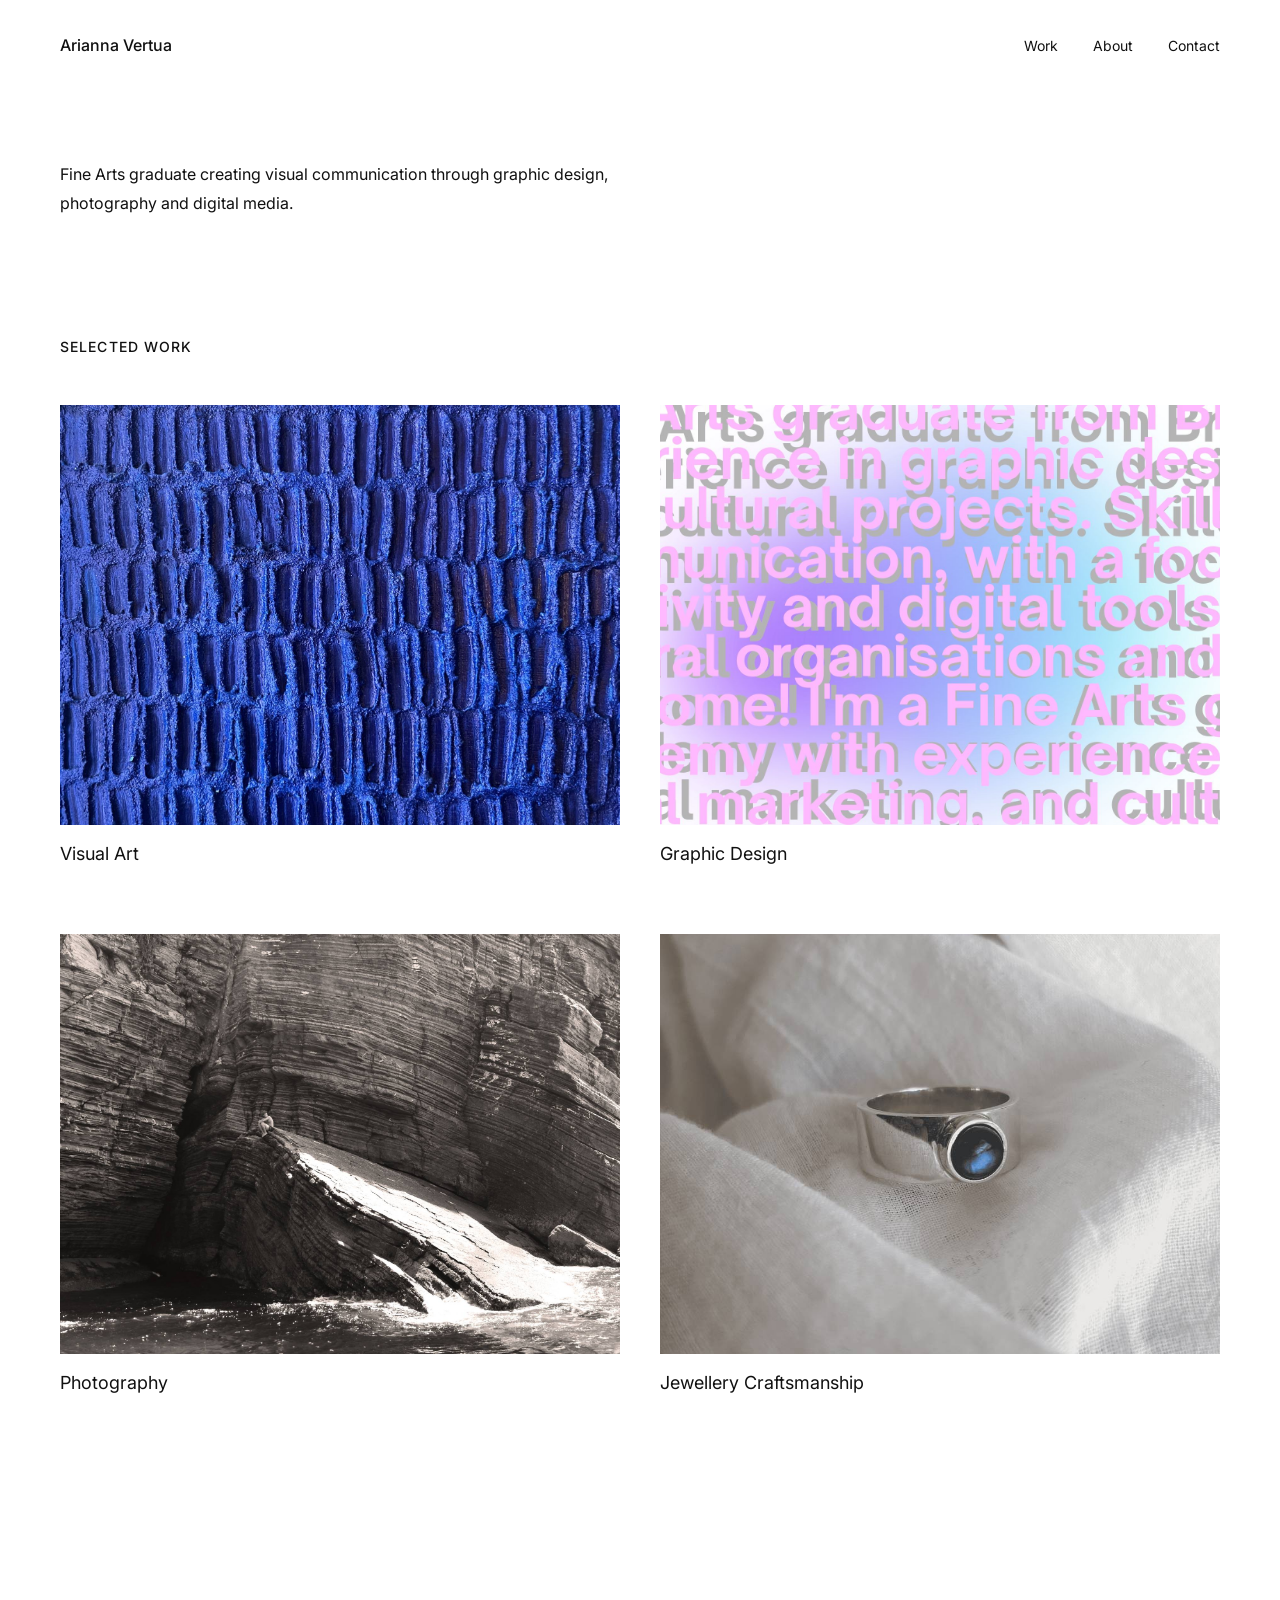
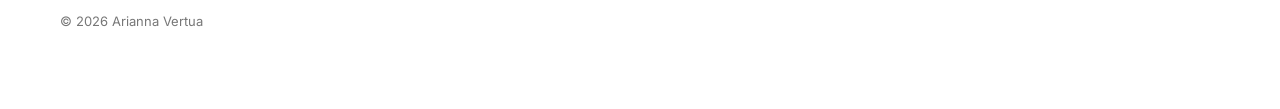
<file: index.html>
<!DOCTYPE html>
<html lang="en">

<head>

    <meta charset="UTF-8">
    <meta name="viewport" content="width=device-width, initial-scale=1.0">

    <title>Arianna Vertua</title>

    <link rel="stylesheet" href="assets/css/style.css">


    <link rel="preconnect" href="https://fonts.googleapis.com">
    <link rel="preconnect" href="https://fonts.gstatic.com" crossorigin>

    <link href="https://fonts.googleapis.com/css2?family=Inter:wght@400;500&display=swap" rel="stylesheet">

</head>

<script src="./assets/js/script.js"></script>

<body>


<header>

    <nav>

        <a class="logo" href="index.html">
            Arianna Vertua
        </a>


        <div class="menu">

            <a href="index.html">
                Work
            </a>

            <a href="about.html">
                About
            </a>

            <a href="contact.html">
                Contact
            </a>

        </div>

    </nav>

</header>




<main>


<section class="hero">


<p>
Fine Arts graduate creating visual communication through graphic design,
photography and digital media.
</p>

</section>





<section class="selected-work">


<h2>
    Selected Work
</h2>



<div class="projects-grid">



<!-- VISUAL ART -->

<a class="project" href="work/visual-art.html">

    <div class="placeholder">

        <img src="./assets/images/visual-art/visual-art-cover.jpg" alt="Visual Art">

    </div>

    <h3>
        Visual Art
    </h3>

</a>





<!-- GRAPHIC DESIGN -->

<a class="project" href="work/graphic-design.html">

    <div class="placeholder">

        <img src="./assets/images/graphic-design/graphic-design-cover.jpg" alt="Graphic Design">

    </div>

    <h3>
        Graphic Design
    </h3>

</a>





<!-- PHOTOGRAPHY -->

<a class="project" href="work/photography.html">

    <div class="placeholder">

        <img src="./assets/images/photography/photography-cover.jpg" alt="Photography">

    </div>

    <h3>
        Photography
    </h3>

</a>





<!-- JEWELLRY -->

<a class="project" href="work/jewellery-craftsmanship.html">

    <div class="placeholder">

        <img src="./assets/images/jewellery/jewellry-cover.jpg" alt="Jewellery Craftsmanship">

    </div>

    <h3>
        Jewellery Craftsmanship
    </h3>

</a>


</div>


</section>


</main>



<script src="assets/js/script.js"></script>
<footer>
    <p>© 2026 Arianna Vertua</p>
</footer>

</body>


</html>
</file>
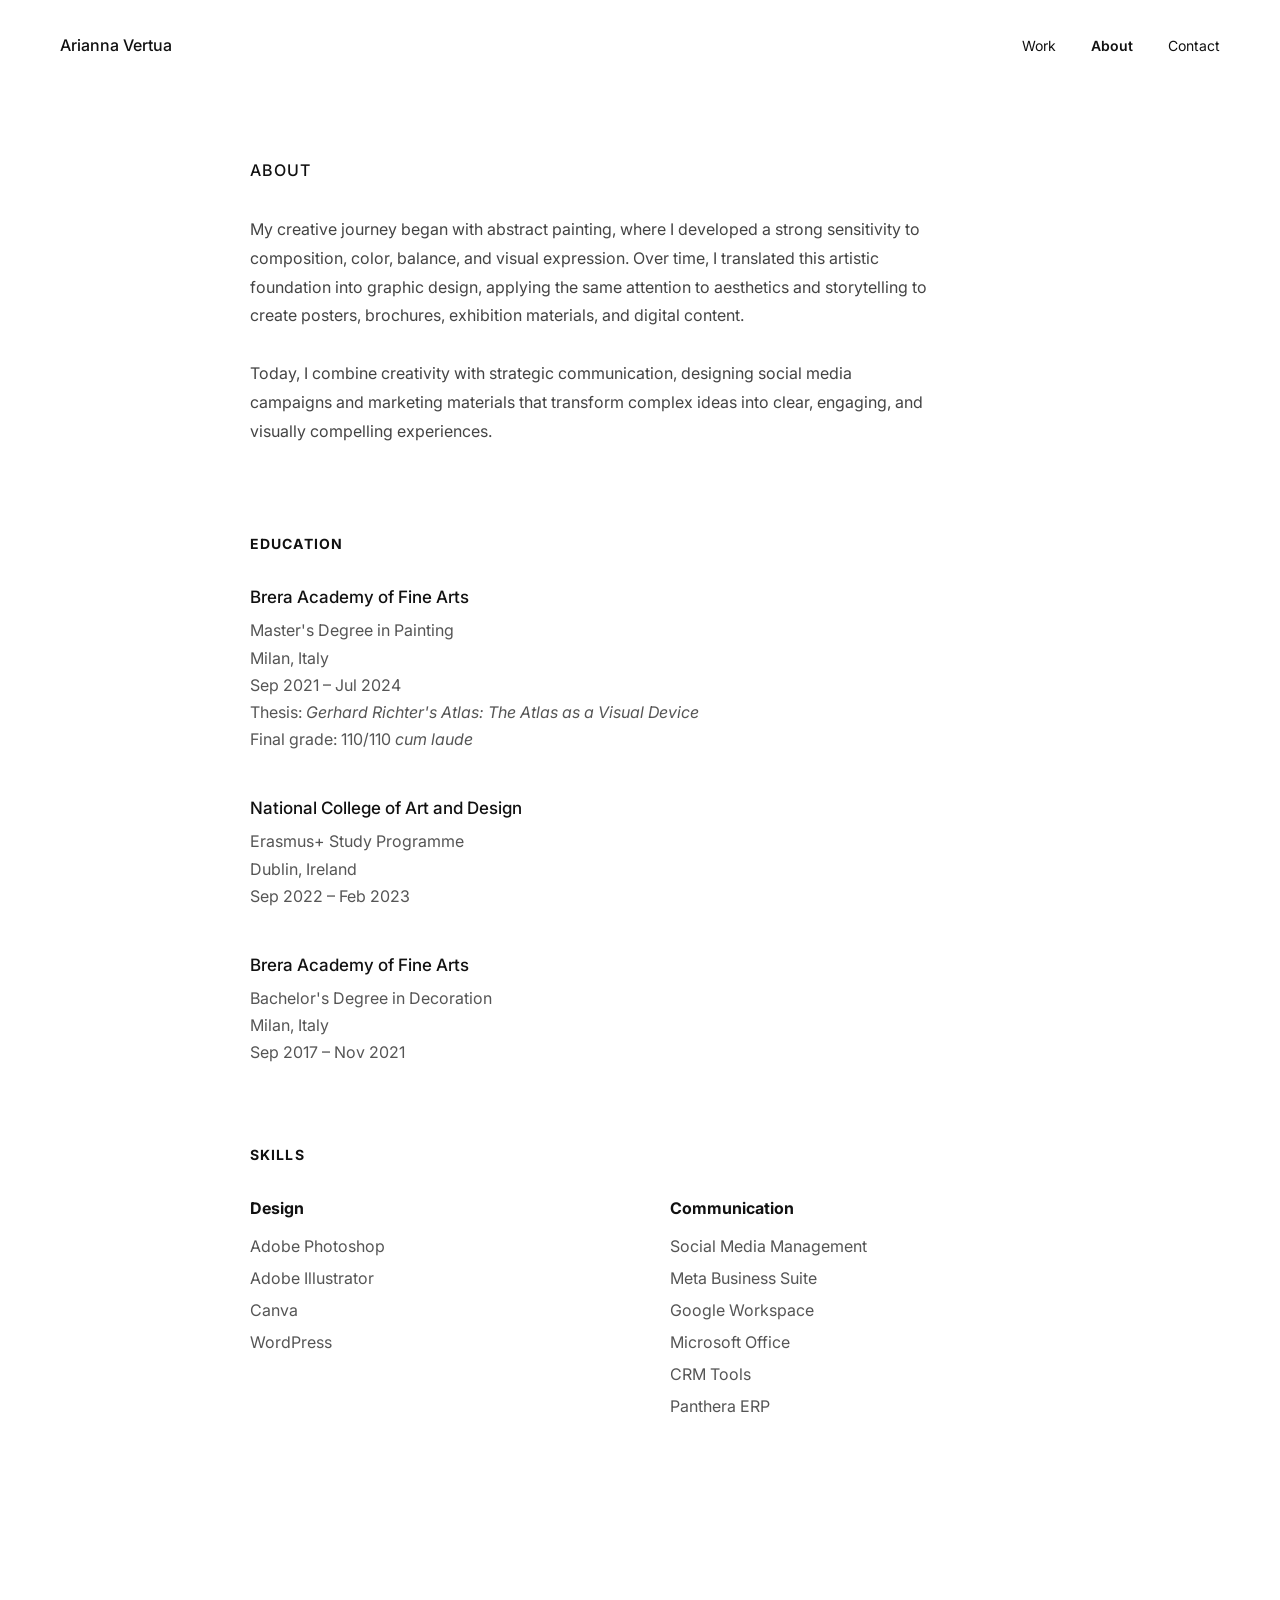
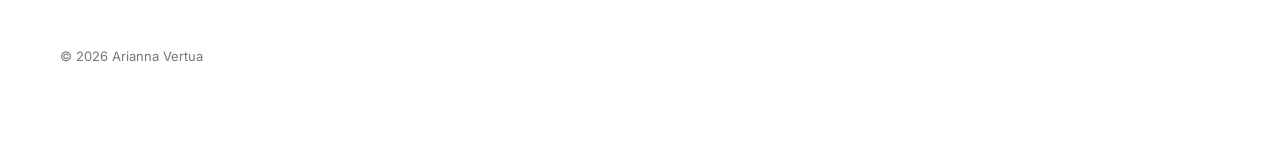
<file: about.html>
<!DOCTYPE html>
<html lang="en">

<head>

    <meta charset="UTF-8">
    <meta name="viewport" content="width=device-width, initial-scale=1.0">

    <title>About | Arianna Vertua</title>

    <link rel="stylesheet" href="assets/css/style.css">

    <link rel="preconnect" href="https://fonts.googleapis.com">
    <link rel="preconnect" href="https://fonts.gstatic.com" crossorigin>

    <link href="https://fonts.googleapis.com/css2?family=Inter:wght@400;500;600&display=swap" rel="stylesheet">

</head>

<div id="lightbox" class="lightbox">

    <span class="close">&times;</span>

    <img class="lightbox-image">

</div>

<script src="../assets/js/script.js"></script>

<body>

<header>

    <nav>

        <a class="logo" href="index.html">
            Arianna Vertua
        </a>

        <div class="menu">

            <a href="index.html">Work</a>

            <a href="about.html" class="active">About</a>

            <a href="contact.html">Contact</a>

        </div>

    </nav>

</header>


<main class="about-page">

<section class="about-intro">

<h1>About</h1>

<p>

My creative journey began with abstract painting, where I developed a strong sensitivity to composition, color, balance, and visual expression. Over time, I translated this artistic foundation into graphic design, applying the same attention to aesthetics and storytelling to create posters, brochures, exhibition materials, and digital content.

<br><br>

Today, I combine creativity with strategic communication, designing social media campaigns and marketing materials that transform complex ideas into clear, engaging, and visually compelling experiences.

</p>

</section>



<section class="about-section">

<h2>Education</h2>

<div class="item">

<h3>Brera Academy of Fine Arts</h3>

<p>
Master's Degree in Painting<br>
Milan, Italy<br>
Sep 2021 – Jul 2024
</p>

<p>
Thesis: <em>Gerhard Richter's Atlas: The Atlas as a Visual Device</em><br>
Final grade: 110/110 <em>cum laude</em>
</p>

</div>



<div class="item">

<h3>National College of Art and Design</h3>

<p>
Erasmus+ Study Programme<br>
Dublin, Ireland<br>
Sep 2022 – Feb 2023
</p>

</div>



<div class="item">

<h3>Brera Academy of Fine Arts</h3>

<p>
Bachelor's Degree in Decoration<br>
Milan, Italy<br>
Sep 2017 – Nov 2021
</p>

</div>

</section>




<section class="about-section">

<h2>Skills</h2>

<div class="skills-grid">

<div>

<h3>Design</h3>

<ul>

<li>Adobe Photoshop</li>

<li>Adobe Illustrator</li>

<li>Canva</li>

<li>WordPress</li>

</ul>

</div>



<div>

<h3>Communication</h3>

<ul>

<li>Social Media Management</li>

<li>Meta Business Suite</li>

<li>Google Workspace</li>

<li>Microsoft Office</li>

<li>CRM Tools</li>

<li>Panthera ERP</li>

</ul>

</div>

</div>

</section>


</main>

<footer>
    <p>© 2026 Arianna Vertua</p>
</footer>

</body>

</html>
</file>
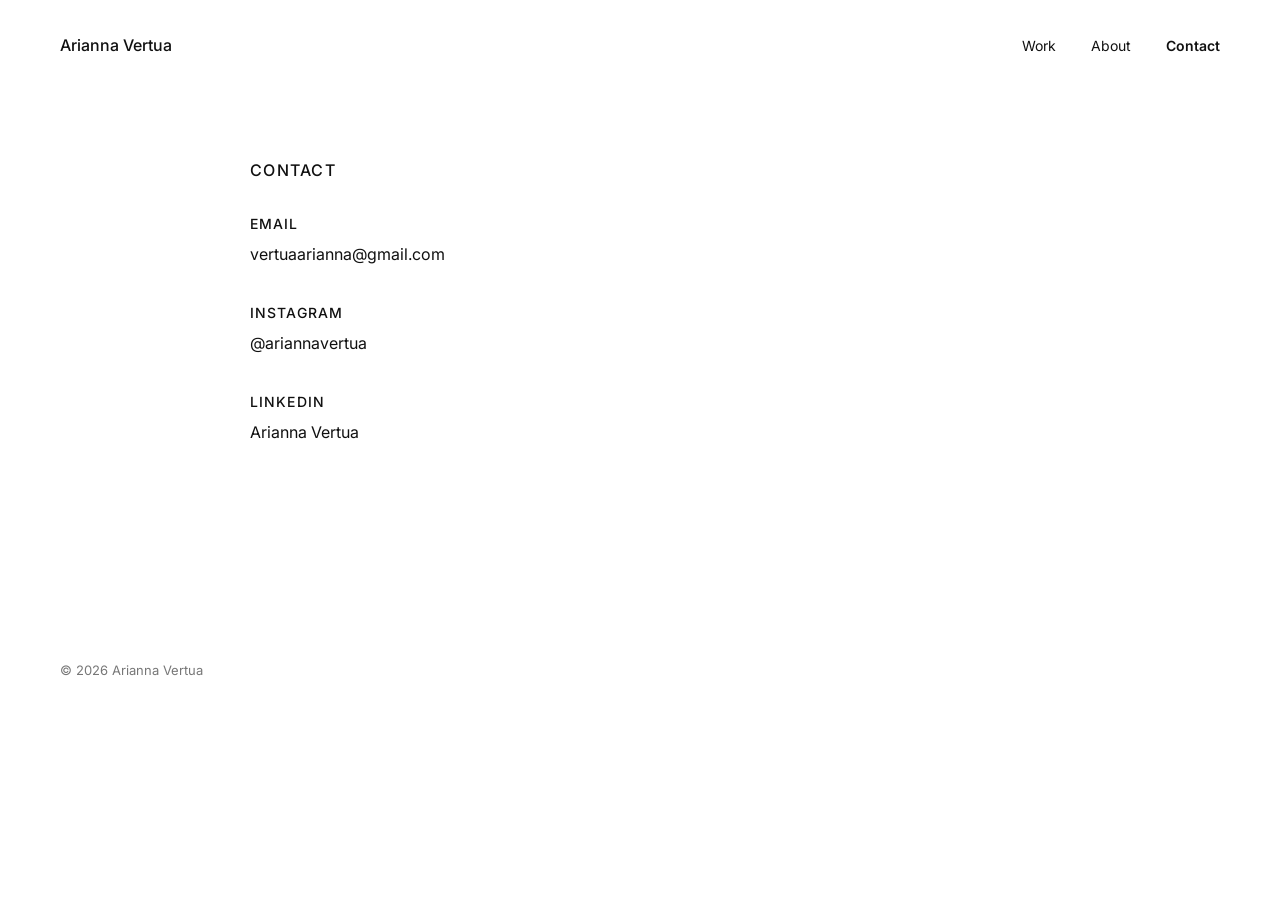
<file: contact.html>
<!DOCTYPE html>
<html lang="en">

<head>

    <meta charset="UTF-8">
    <meta name="viewport" content="width=device-width, initial-scale=1.0">

    <title>Contact | Arianna Vertua</title>

    <link rel="stylesheet" href="assets/css/style.css">

    <link rel="preconnect" href="https://fonts.googleapis.com">
    <link rel="preconnect" href="https://fonts.gstatic.com" crossorigin>

    <link href="https://fonts.googleapis.com/css2?family=Inter:wght@400;500;600&display=swap" rel="stylesheet">

</head>

<body>

<header>

    <nav>

        <a class="logo" href="index.html">
            Arianna Vertua
        </a>

        <div class="menu">

            <a href="index.html">Work</a>
            <a href="about.html">About</a>
            <a href="contact.html" class="active">Contact</a>

        </div>

    </nav>

</header>


<main class="contact-page">

    <section class="contact-content">

        <h1>Contact</h1>
          </a>
            </div>


        <div class="contact-links">

            <div class="contact-item">
                <h2>Email</h2>
                <a href="mailto:vertuaarianna@gmail.com">
                    vertuaarianna@gmail.com
                </a>
            </div>

            <div class="contact-item">
                <h2>Instagram</h2>
                <a href="https://www.instagram.com/ariannavertua/" target="_blank">
                    @ariannavertua
                </a>
            </div>

            <div class="contact-item">
                <h2>LinkedIn</h2>
                <a href="https://www.linkedin.com/in/arianna-vertua-92b497338/" target="_blank">
                    Arianna Vertua
                </a>
            </div>

        </div>

    </section>

</main>


<footer>

    <p>© 2026 Arianna Vertua</p>

</footer>

</body>

</html>
</file>
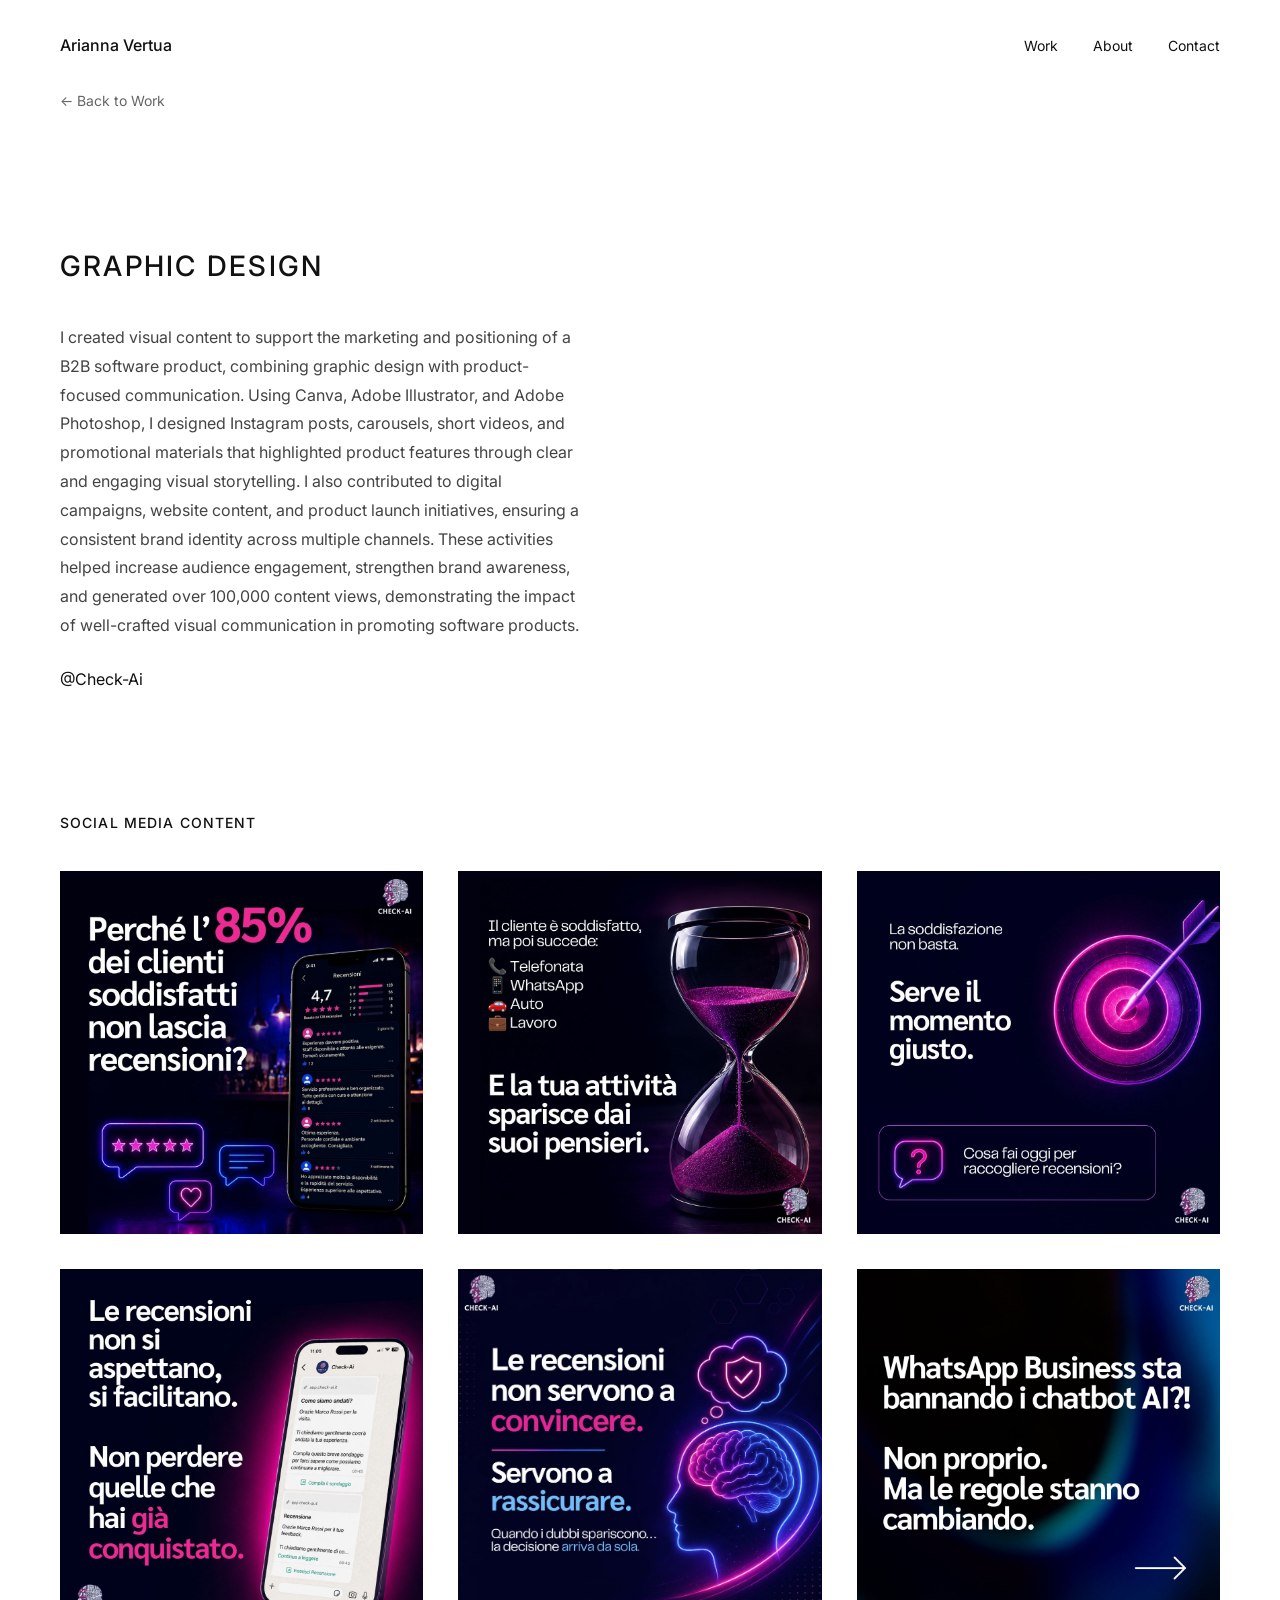
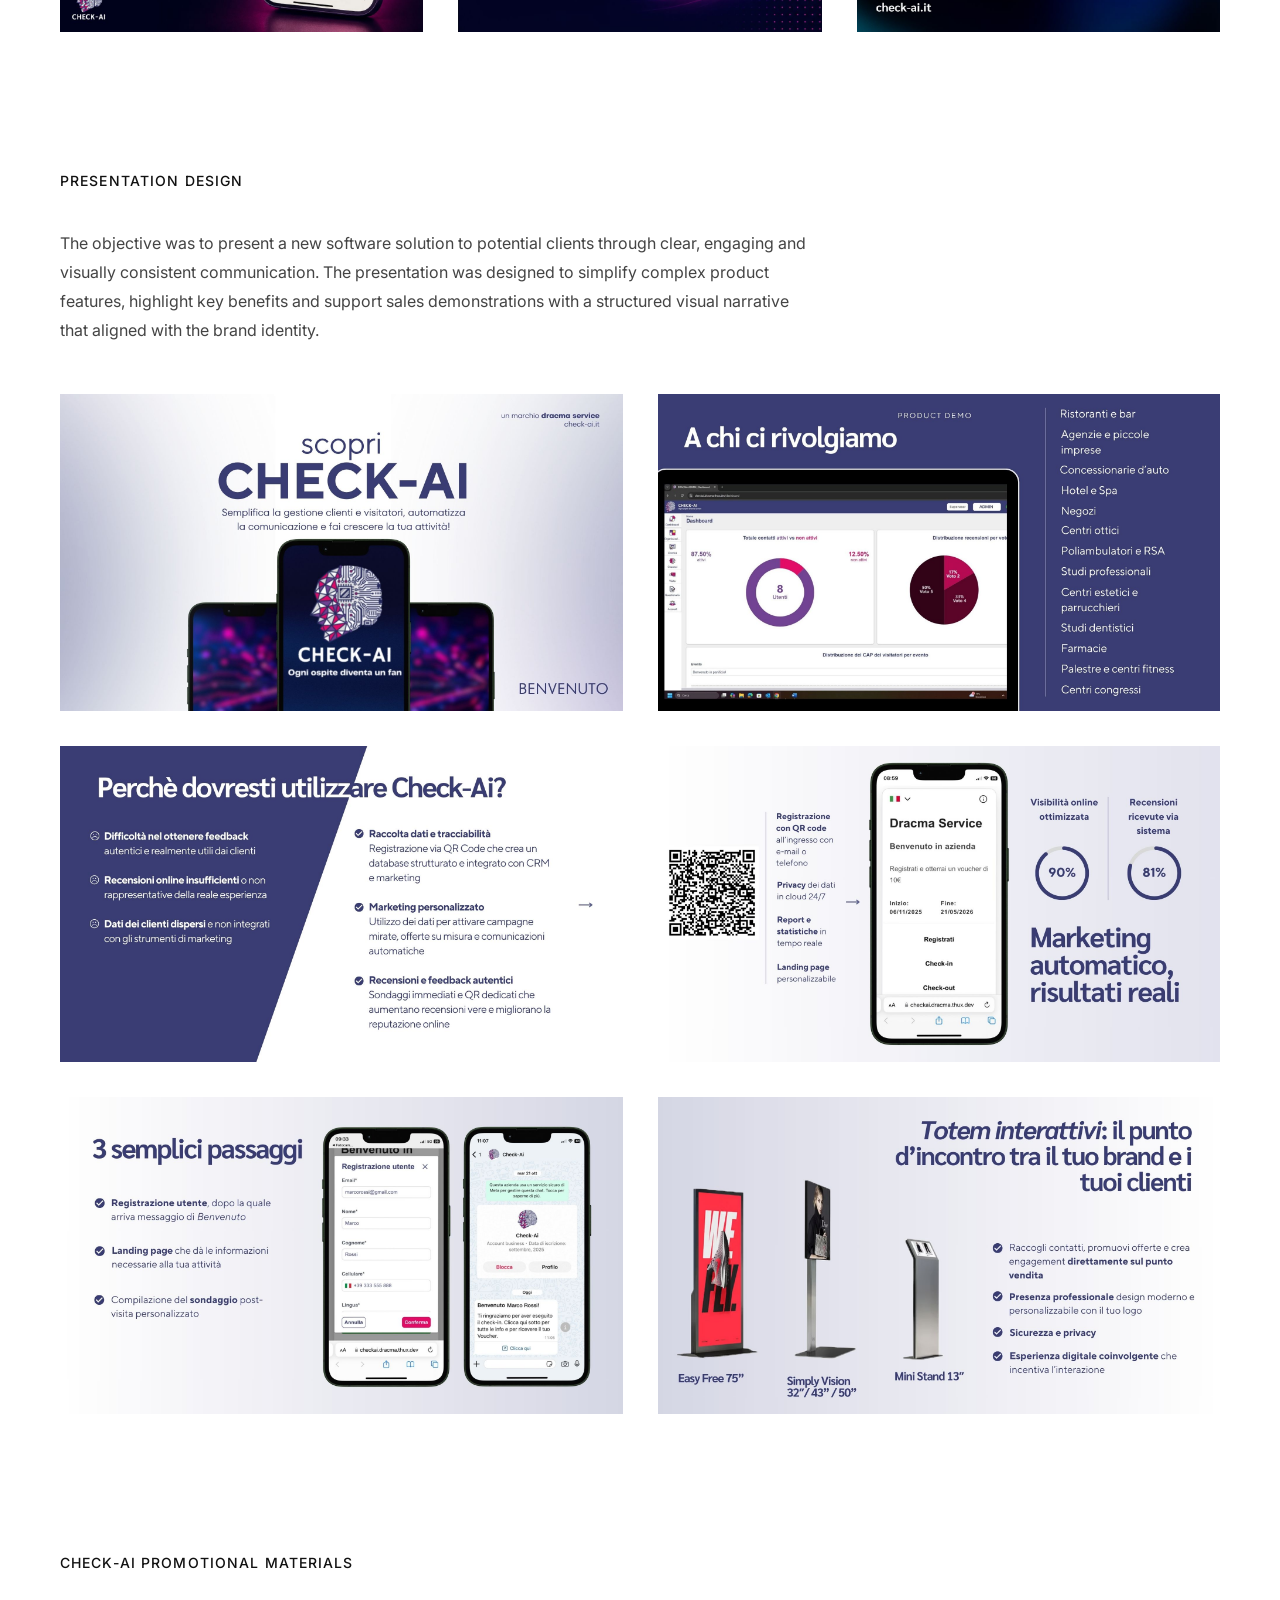
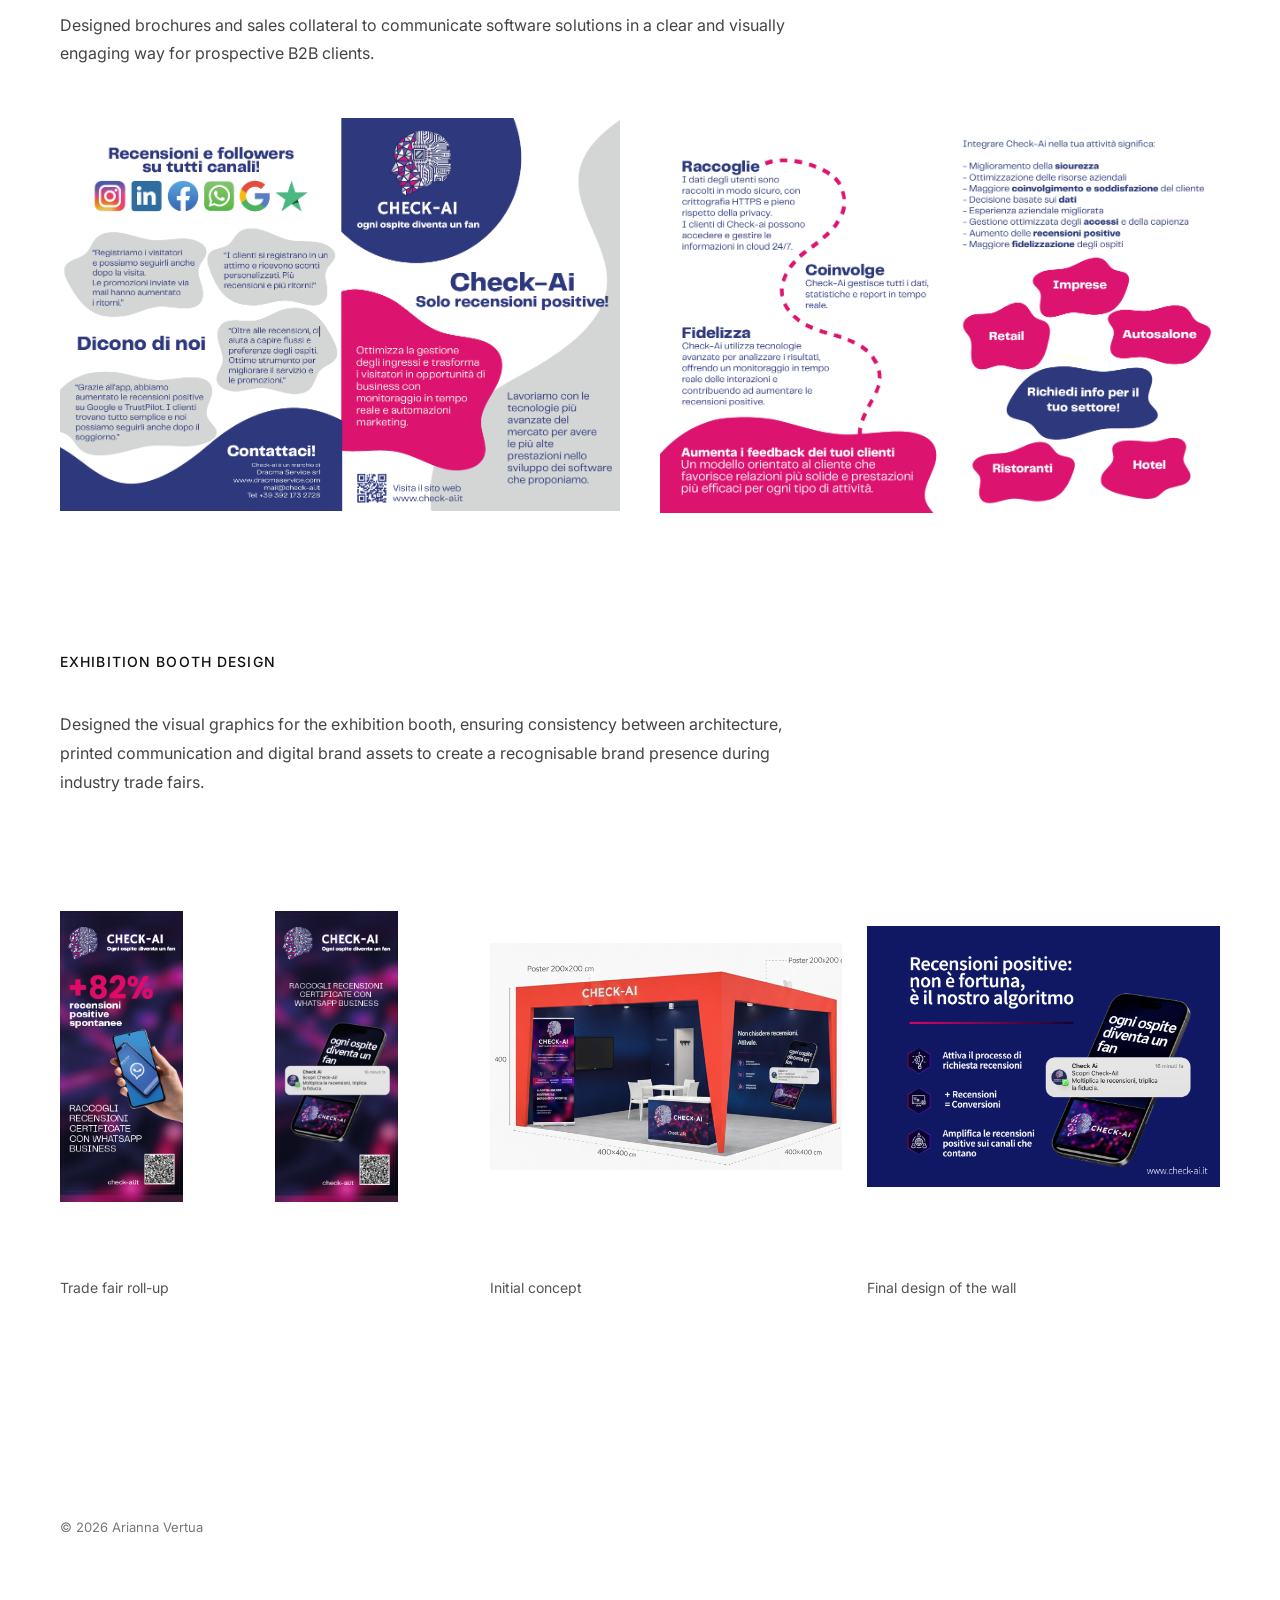
<file: work/graphic-design.html>
<!DOCTYPE html>
<html lang="en">

<head>

<meta charset="UTF-8">
<meta name="viewport" content="width=device-width, initial-scale=1.0">

<title>Graphic Design | Arianna Vertua</title>

<link rel="stylesheet" href="../assets/css/style.css">

<link rel="preconnect" href="https://fonts.googleapis.com">
<link rel="preconnect" href="https://fonts.gstatic.com" crossorigin>

<link href="https://fonts.googleapis.com/css2?family=Inter:wght@400;500&display=swap" rel="stylesheet">

</head>


<body>


<header>

<nav>

<a class="logo" href="../index.html">
Arianna Vertua
</a>


<div class="menu">

<a href="../index.html">Work</a>
<a href="../about.html">About</a>
<a href="../contact.html">Contact</a>

</div>

</nav>

</header>



<main class="project-page">

<a class="back-link" href="../index.html">
    ← Back to Work
</a>

<section class="project-header">

<h1>
Graphic Design
</h1>


<p>
I created visual content to support the marketing and positioning of a B2B software product, combining graphic design with product-focused communication. Using Canva, Adobe Illustrator, and Adobe Photoshop, I designed Instagram posts, carousels, short videos, and promotional materials that highlighted product features through clear and engaging visual storytelling. I also contributed to digital campaigns, website content, and product launch initiatives, ensuring a consistent brand identity across multiple channels. These activities helped increase audience engagement, strengthen brand awareness, and generated over 100,000 content views, demonstrating the impact of well-crafted visual communication in promoting software products.
</p>


<p>
<a href="https://www.instagram.com/check_ai_it/" target="_blank">
@Check-Ai
</a>
</p>

</section>




<!-- SOCIAL MEDIA CONTENT -->

<section class="design-section">


<h2 class="project-subtitle">
Social media content
</h2>



<div class="instagram-gallery">


<img src="../assets/images/graphic-design/gd-1.jpg">

<img src="../assets/images/graphic-design/gd-2.jpg">

<img src="../assets/images/graphic-design/gd-3.jpg">

<img src="../assets/images/graphic-design/gd-4.jpg">

<img src="../assets/images/graphic-design/gd-5.png">

<img src="../assets/images/graphic-design/gd-6.jpg">


</div>


</section>






<!-- PRESENTATION DESIGN -->

<section class="design-section">


<h2 class="project-subtitle">
Presentation Design
</h2>


<p class="section-description">

The objective was to present a new software solution to potential clients through clear, engaging and visually consistent communication. The presentation was designed to simplify complex product features, highlight key benefits and support sales demonstrations with a structured visual narrative that aligned with the brand identity.

</p>



<div class="presentation-grid">


<img src="../assets/images/graphic-design/gd-13.jpg" alt="Presentation slide">

<img src="../assets/images/graphic-design/gd-14.jpg" alt="Presentation slide">

<img src="../assets/images/graphic-design/gd-15.jpg" alt="Presentation slide">

<img src="../assets/images/graphic-design/gd-16.jpg" alt="Presentation slide">

<img src="../assets/images/graphic-design/gd-17.jpg" alt="Presentation slide">

<img src="../assets/images/graphic-design/gd-18.jpg" alt="Presentation slide">


</div>


</section>






<!-- PROMOTIONAL MATERIALS -->


<section class="design-section">


<h2 class="project-subtitle">
Check-Ai promotional materials
</h2>


<p class="section-description">

Designed brochures and sales collateral to communicate software solutions in a clear and visually engaging way for prospective B2B clients.

</p>



<div class="materials-gallery">


<img src="../assets/images/graphic-design/gd-7.png" alt="Check-Ai promotional materials">


<img src="../assets/images/graphic-design/gd-8.png" alt="Check-Ai promotional materials">


</div>


</section>






<!-- EXHIBITION BOOTH -->


<section class="design-section">


<h2 class="project-subtitle">
Exhibition booth design
</h2>



<p class="section-description">

Designed the visual graphics for the exhibition booth, ensuring consistency between architecture, printed communication and digital brand assets to create a recognisable brand presence during industry trade fairs.

</p>



<div class="booth-gallery">



<div class="booth-item">

<img src="../assets/images/graphic-design/gd-9.png">

<p class="image-caption">
Trade fair roll-up
</p>

</div>



<div class="booth-item">

<img src="../assets/images/graphic-design/gd-10.png">

</div>



<div class="booth-item">

<img src="../assets/images/graphic-design/gd-11.png">

<p class="image-caption">
Initial concept
</p>

</div>



<div class="booth-item">

<img src="../assets/images/graphic-design/gd-12.png">

<p class="image-caption">
Final design of the wall
</p>

</div>



</div>



</section>

</main>


<script src="../assets/js/script.js"></script>


<footer>

    <p>
        © 2026 Arianna Vertua
    </p>

</footer>


</body>


</html>
</file>
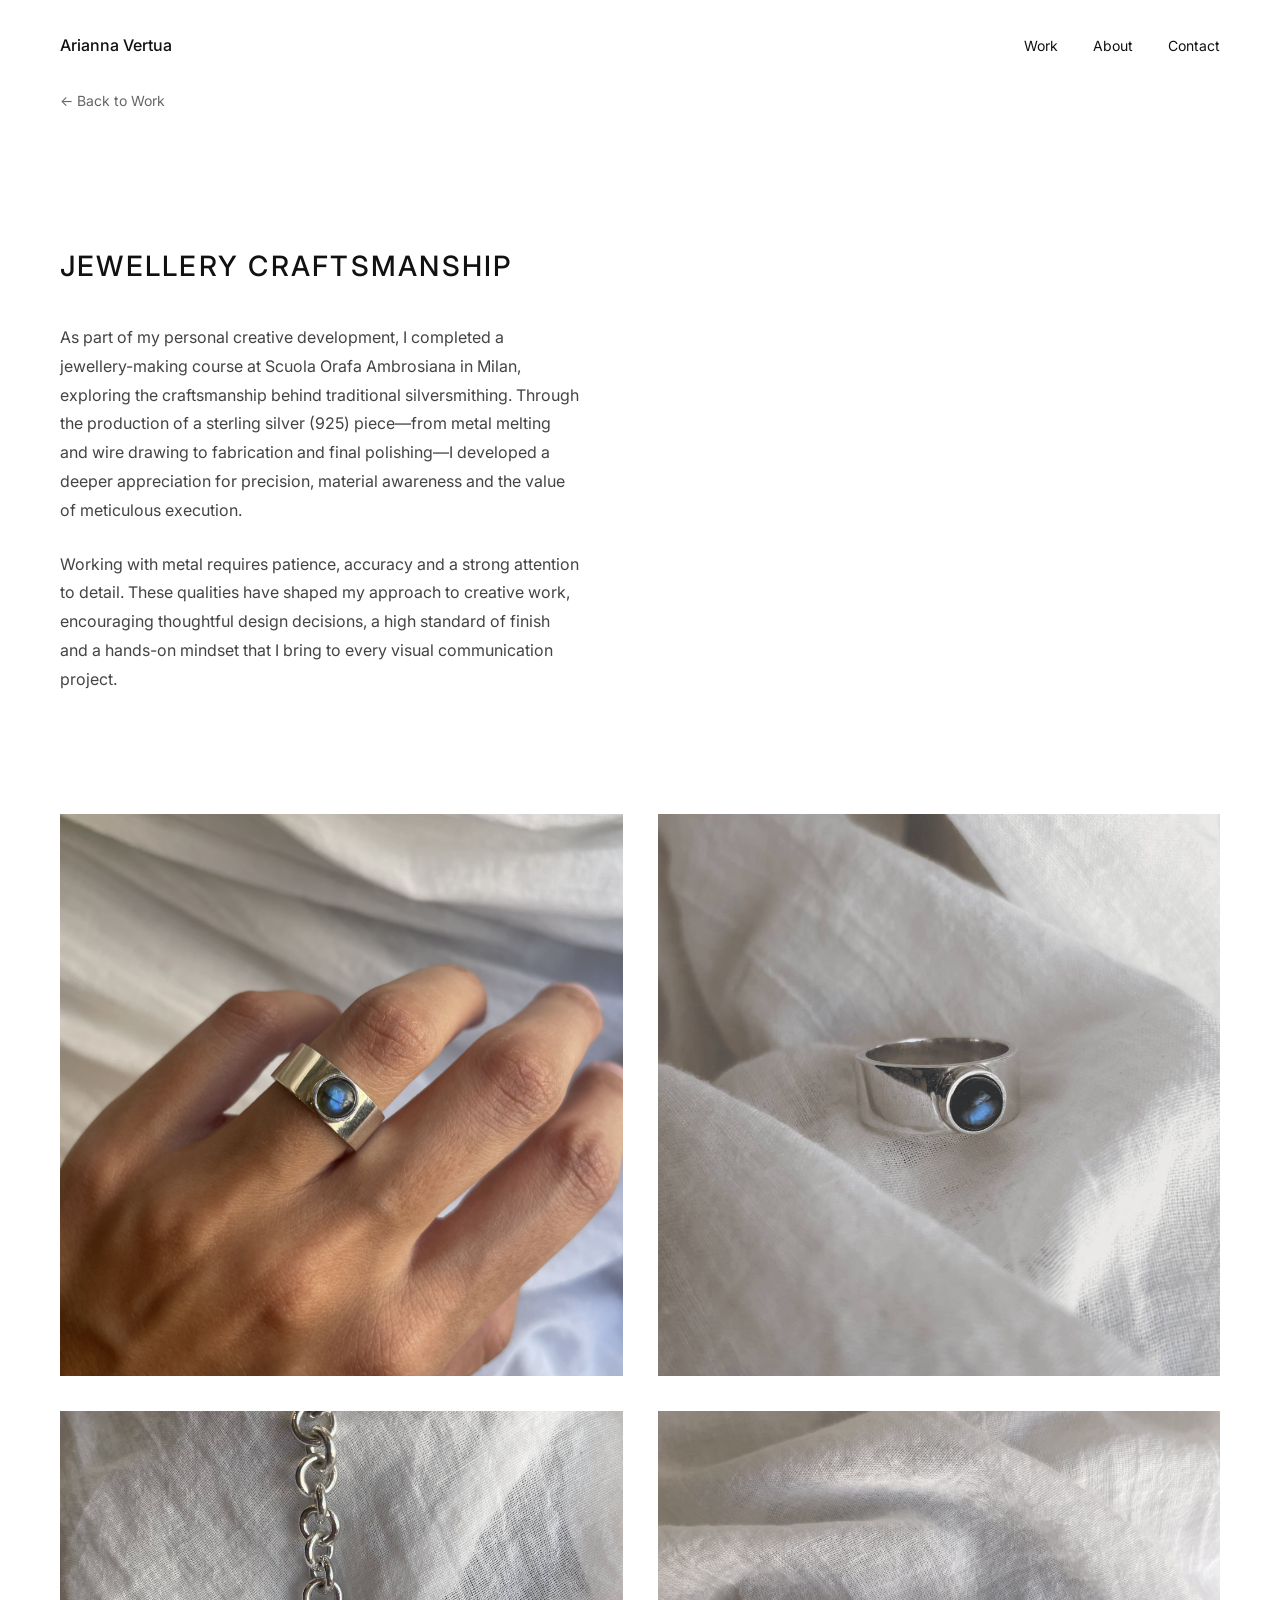
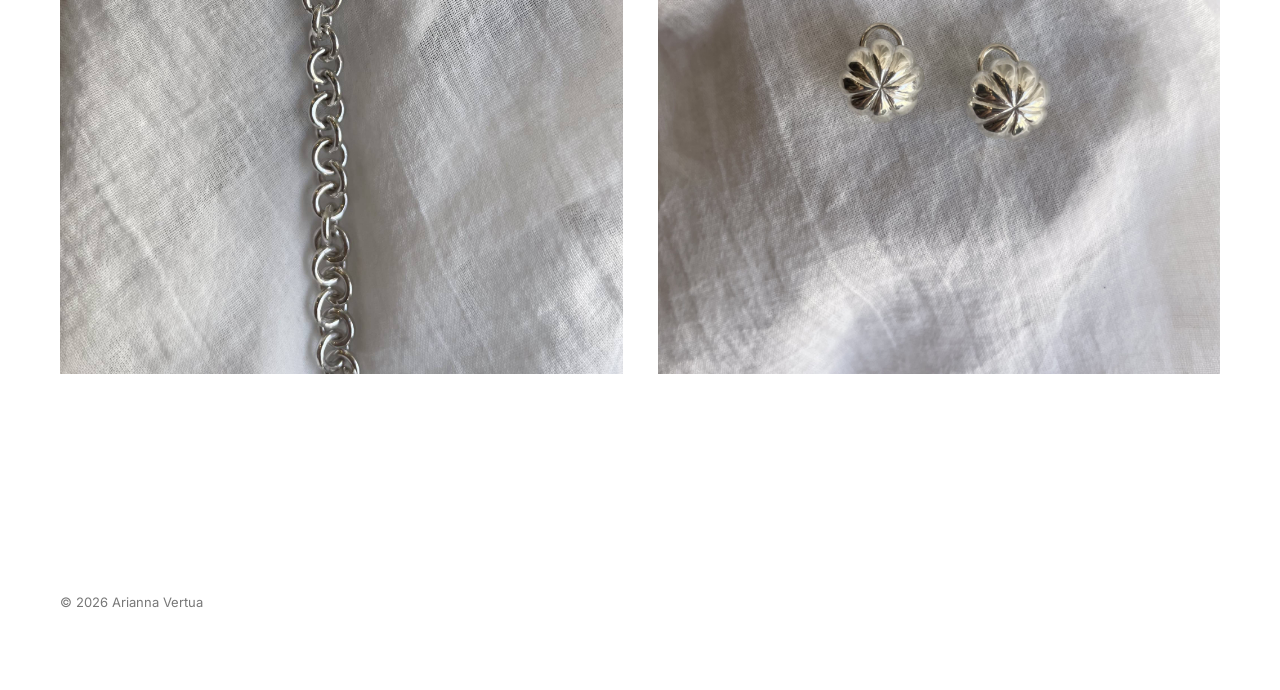
<file: work/jewellery-craftsmanship.html>
<!DOCTYPE html>
<html lang="en">

<head>

<meta charset="UTF-8">
<meta name="viewport" content="width=device-width, initial-scale=1.0">

<title>Jewellery Craftsmanship | Arianna Vertua</title>

<link rel="stylesheet" href="../assets/css/style.css">


<link rel="preconnect" href="https://fonts.googleapis.com">
<link rel="preconnect" href="https://fonts.gstatic.com" crossorigin>

<link href="https://fonts.googleapis.com/css2?family=Inter:wght@400;500&display=swap" rel="stylesheet">


</head>

<header>

<nav>

<a class="logo" href="../index.html">
Arianna Vertua
</a>


<div class="menu">

<a href="../index.html">Work</a>
<a href="../about.html">About</a>
<a href="../contact.html">Contact</a>

</div>

</nav>

</header>





<main class="project-page">

    <a class="back-link" href="../index.html">
    ← Back to Work
</a>



<section class="project-header">


<h1>
Jewellery Craftsmanship
</h1>



<p>
As part of my personal creative development, I completed a jewellery-making course at Scuola Orafa Ambrosiana in Milan, exploring the craftsmanship behind traditional silversmithing. Through the production of a sterling silver (925) piece—from metal melting and wire drawing to fabrication and final polishing—I developed a deeper appreciation for precision, material awareness and the value of meticulous execution.
</p>


<p>
Working with metal requires patience, accuracy and a strong attention to detail. These qualities have shaped my approach to creative work, encouraging thoughtful design decisions, a high standard of finish and a hands-on mindset that I bring to every visual communication project.
</p>



</section>





<div class="presentation-grid">

    <img src="../assets/images/jewellery/j-1.jpeg" alt="Jewellery project 1">

    <img src="../assets/images/jewellery/j-2.jpg" alt="Jewellery project 2">

    <img src="../assets/images/jewellery/j-3.jpg" alt="Jewellery project 3">

    <img src="../assets/images/jewellery/j-4.jpeg" alt="Jewellery project 4">

</div>



</main>

<footer>

<p>
© 2026 Arianna Vertua
</p>

</footer>



</body>

</html>
</file>
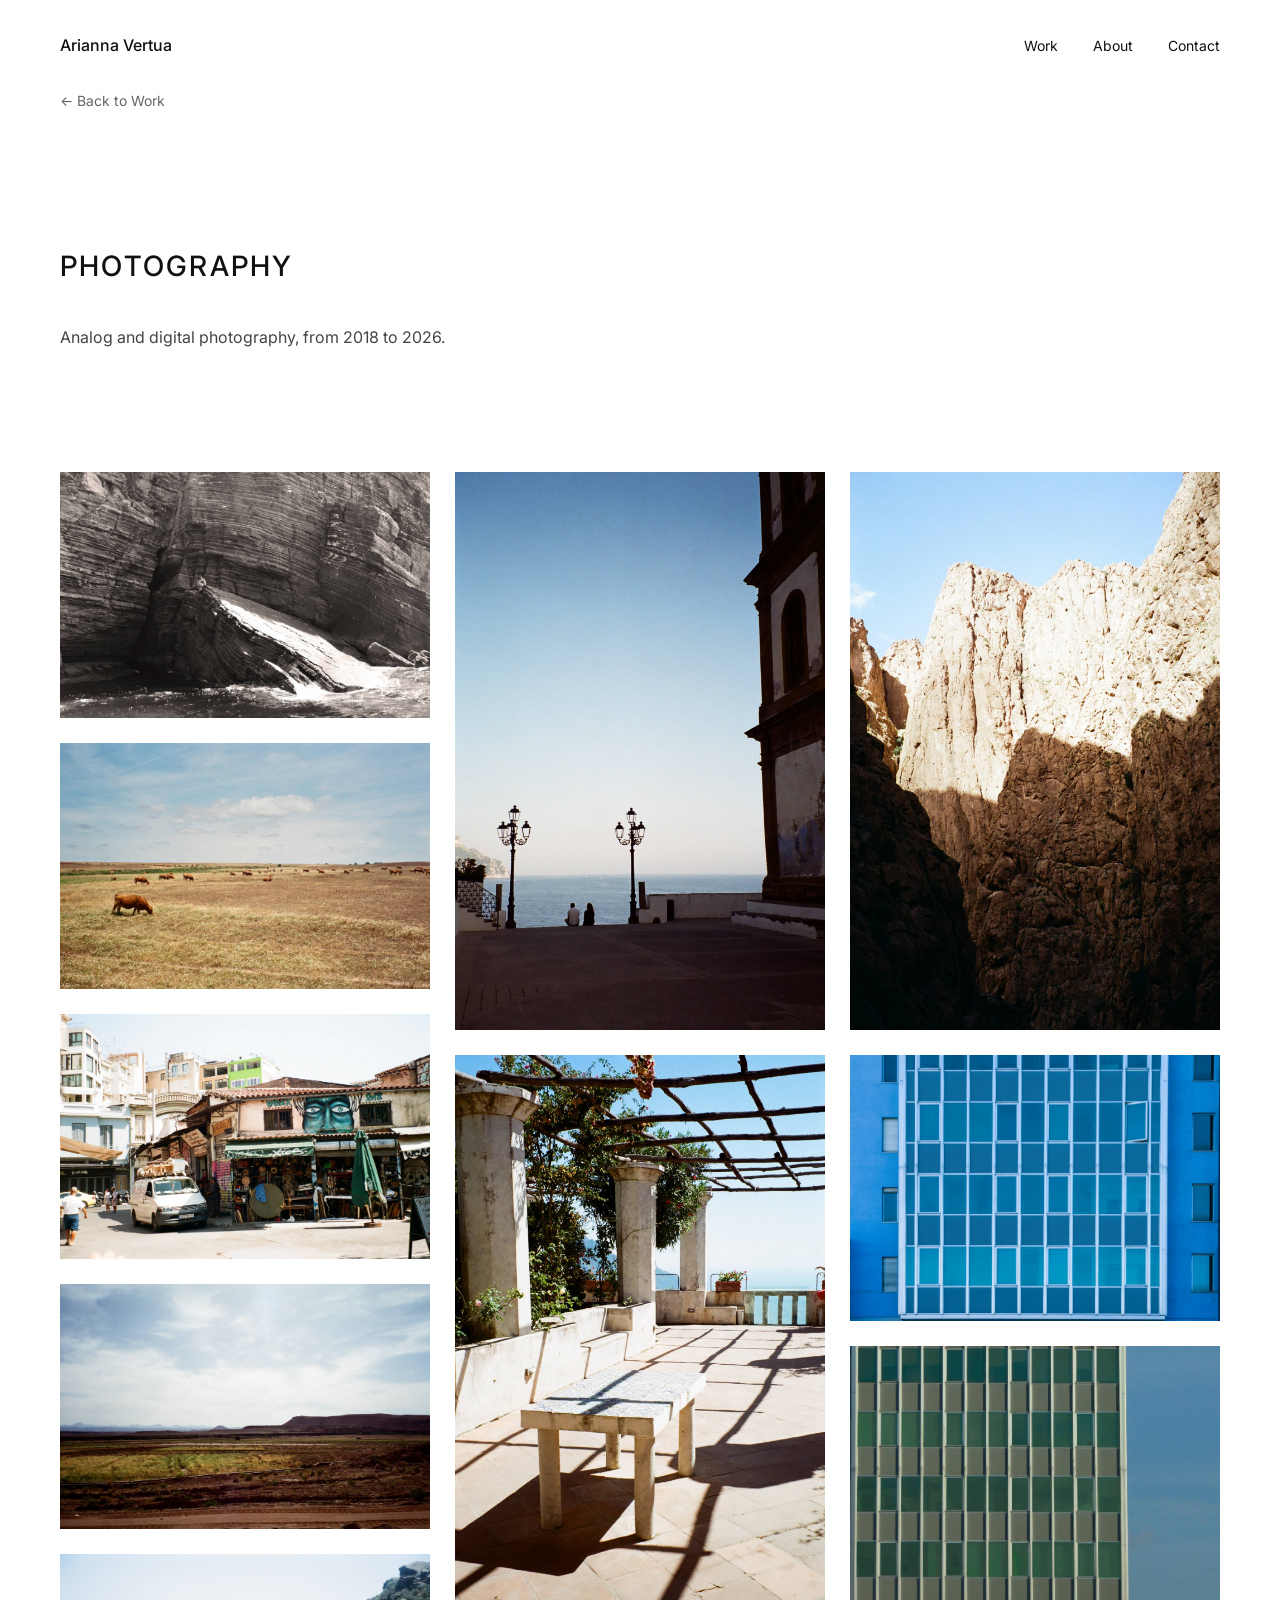
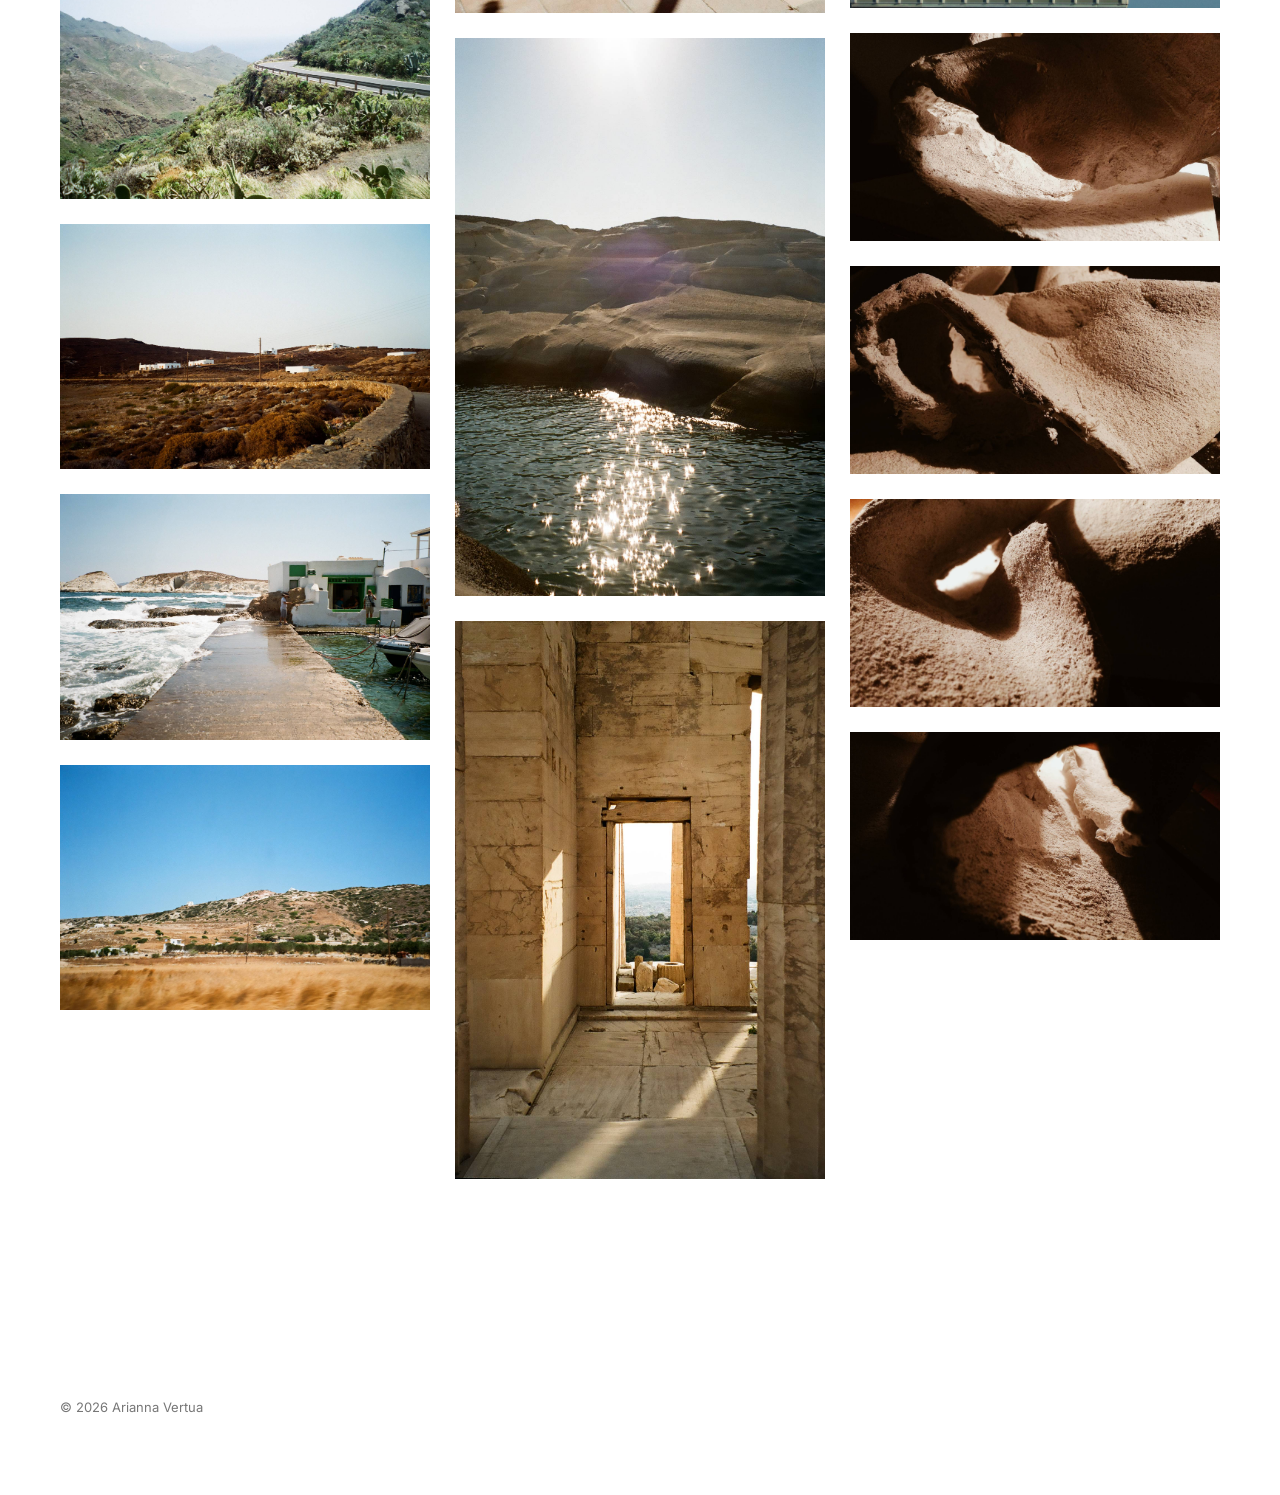
<file: work/photography.html>
<!DOCTYPE html>
<html lang="en">

<head>

<meta charset="UTF-8">
<meta name="viewport" content="width=device-width, initial-scale=1.0">

<title>Photography | Arianna Vertua</title>

<link rel="stylesheet" href="../assets/css/style.css">


<link rel="preconnect" href="https://fonts.googleapis.com">
<link rel="preconnect" href="https://fonts.gstatic.com" crossorigin>

<link href="https://fonts.googleapis.com/css2?family=Inter:wght@400;500&display=swap" rel="stylesheet">


</head>


<body>


<header>

<nav>

<a class="logo" href="../index.html">
Arianna Vertua
</a>


<div class="menu">

<a href="../index.html">Work</a>
<a href="../about.html">About</a>
<a href="../contact.html">Contact</a>

</div>

</nav>

</header>





<main class="project-page">

    <a class="back-link" href="../index.html">
    ← Back to Work
</a>


<section class="project-header">


<h1>
Photography
</h1>


<p>
Analog and digital photography, from 2018 to 2026.
</p>


</section>



<section class="photo-gallery">


<section class="photo-masonry">

    <img src="../assets/images/photography/p-1.jpg" alt="">

    <img src="../assets/images/photography/p-2.jpg" alt="">

    <img src="../assets/images/photography/p-3.jpg" alt="">

    <img src="../assets/images/photography/p-4.jpg" alt="">

    <img src="../assets/images/photography/p-5.jpg" alt="">

    <img src="../assets/images/photography/p-6.jpg" alt="">

    <img src="../assets/images/photography/p-7.jpg" alt="">

    <img src="../assets/images/photography/p-8.jpg" alt="">

    <img src="../assets/images/photography/p-9.jpg" alt="">

    <img src="../assets/images/photography/p-10.jpg" alt="">

    <img src="../assets/images/photography/p-11.jpg" alt="">

    <img src="../assets/images/photography/p-12.jpg" alt="">

    <img src="../assets/images/photography/p-13.jpg" alt="">

    <img src="../assets/images/photography/p-14.jpg" alt="">

    <img src="../assets/images/photography/p-15.jpg" alt="">

    <img src="../assets/images/photography/p-16.jpg" alt="">

    <img src="../assets/images/photography/p-17.jpg" alt="">

    <img src="../assets/images/photography/p-18.jpg" alt="">

    <img src="../assets/images/photography/p-19.jpg" alt="">

</section>

</section>






</main>

<footer>

<p>
© 2026 Arianna Vertua
</p>

</footer>

</body>

</html>
</file>
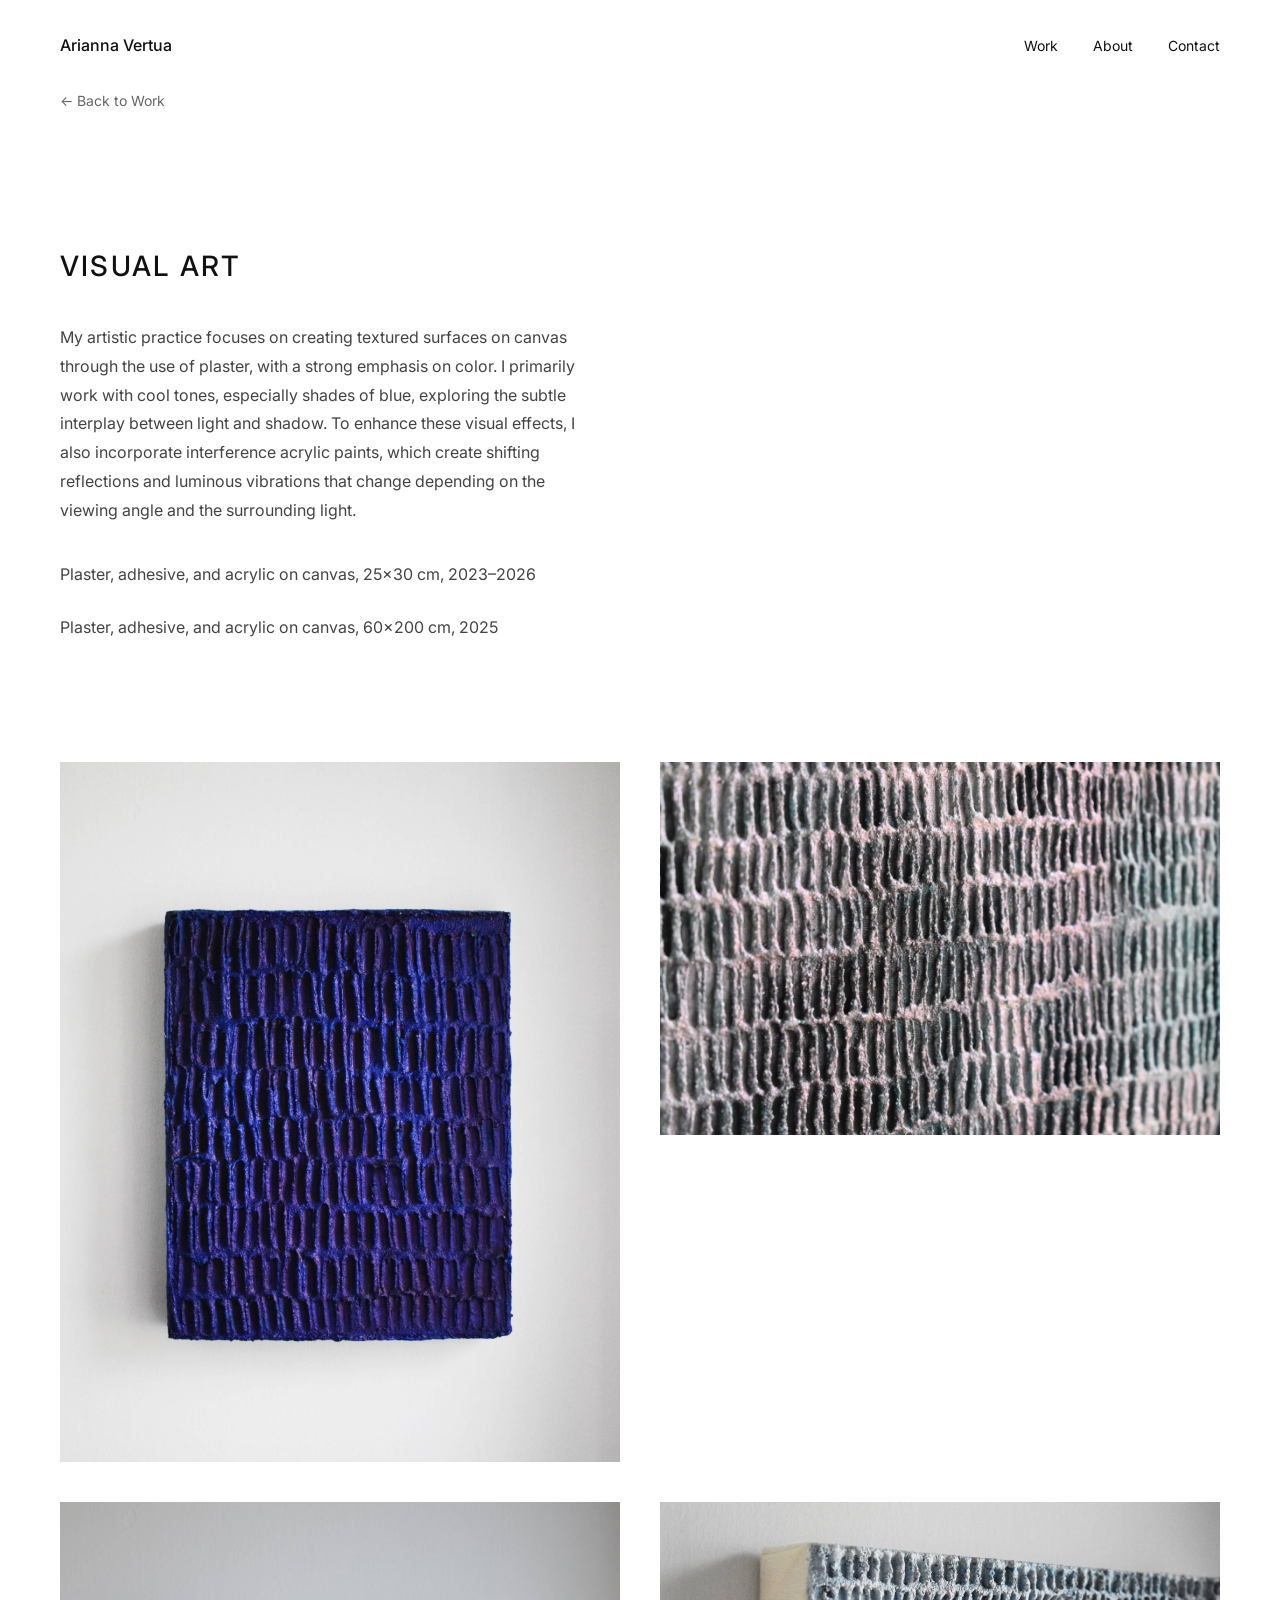
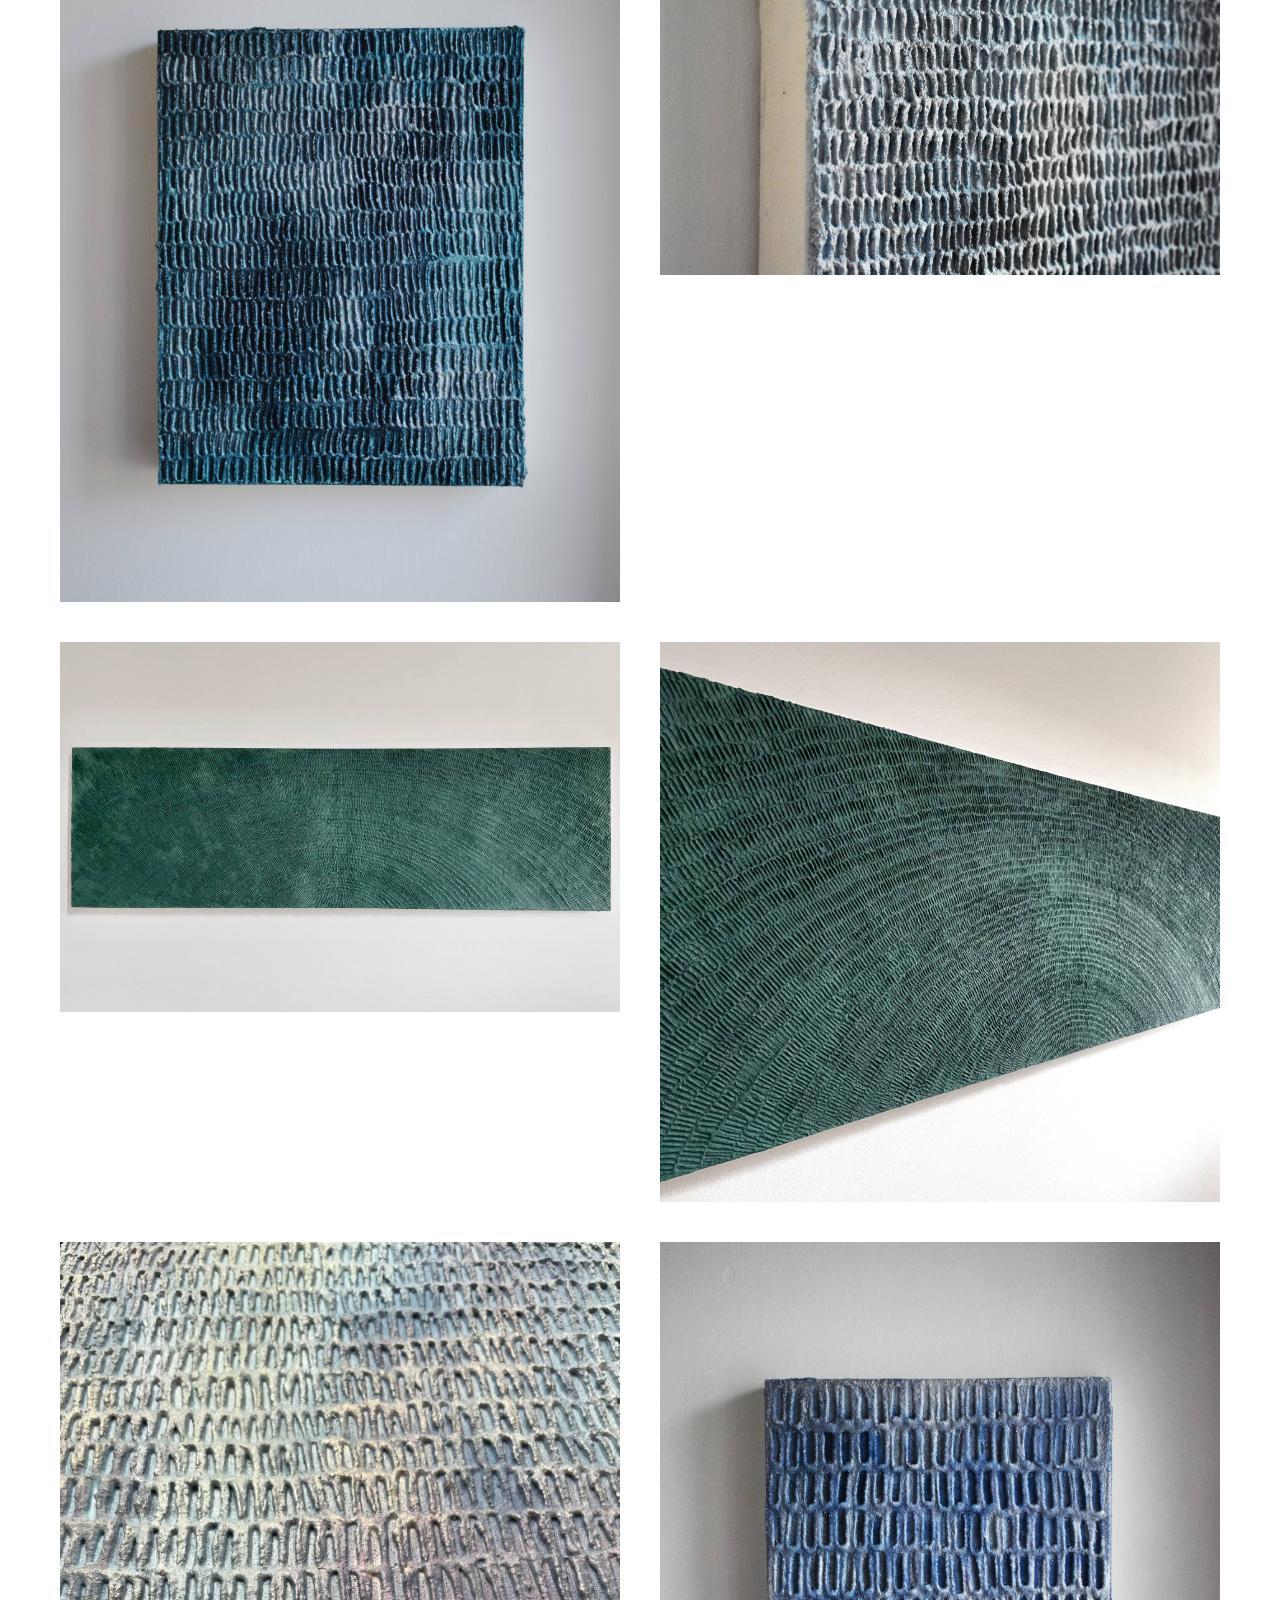
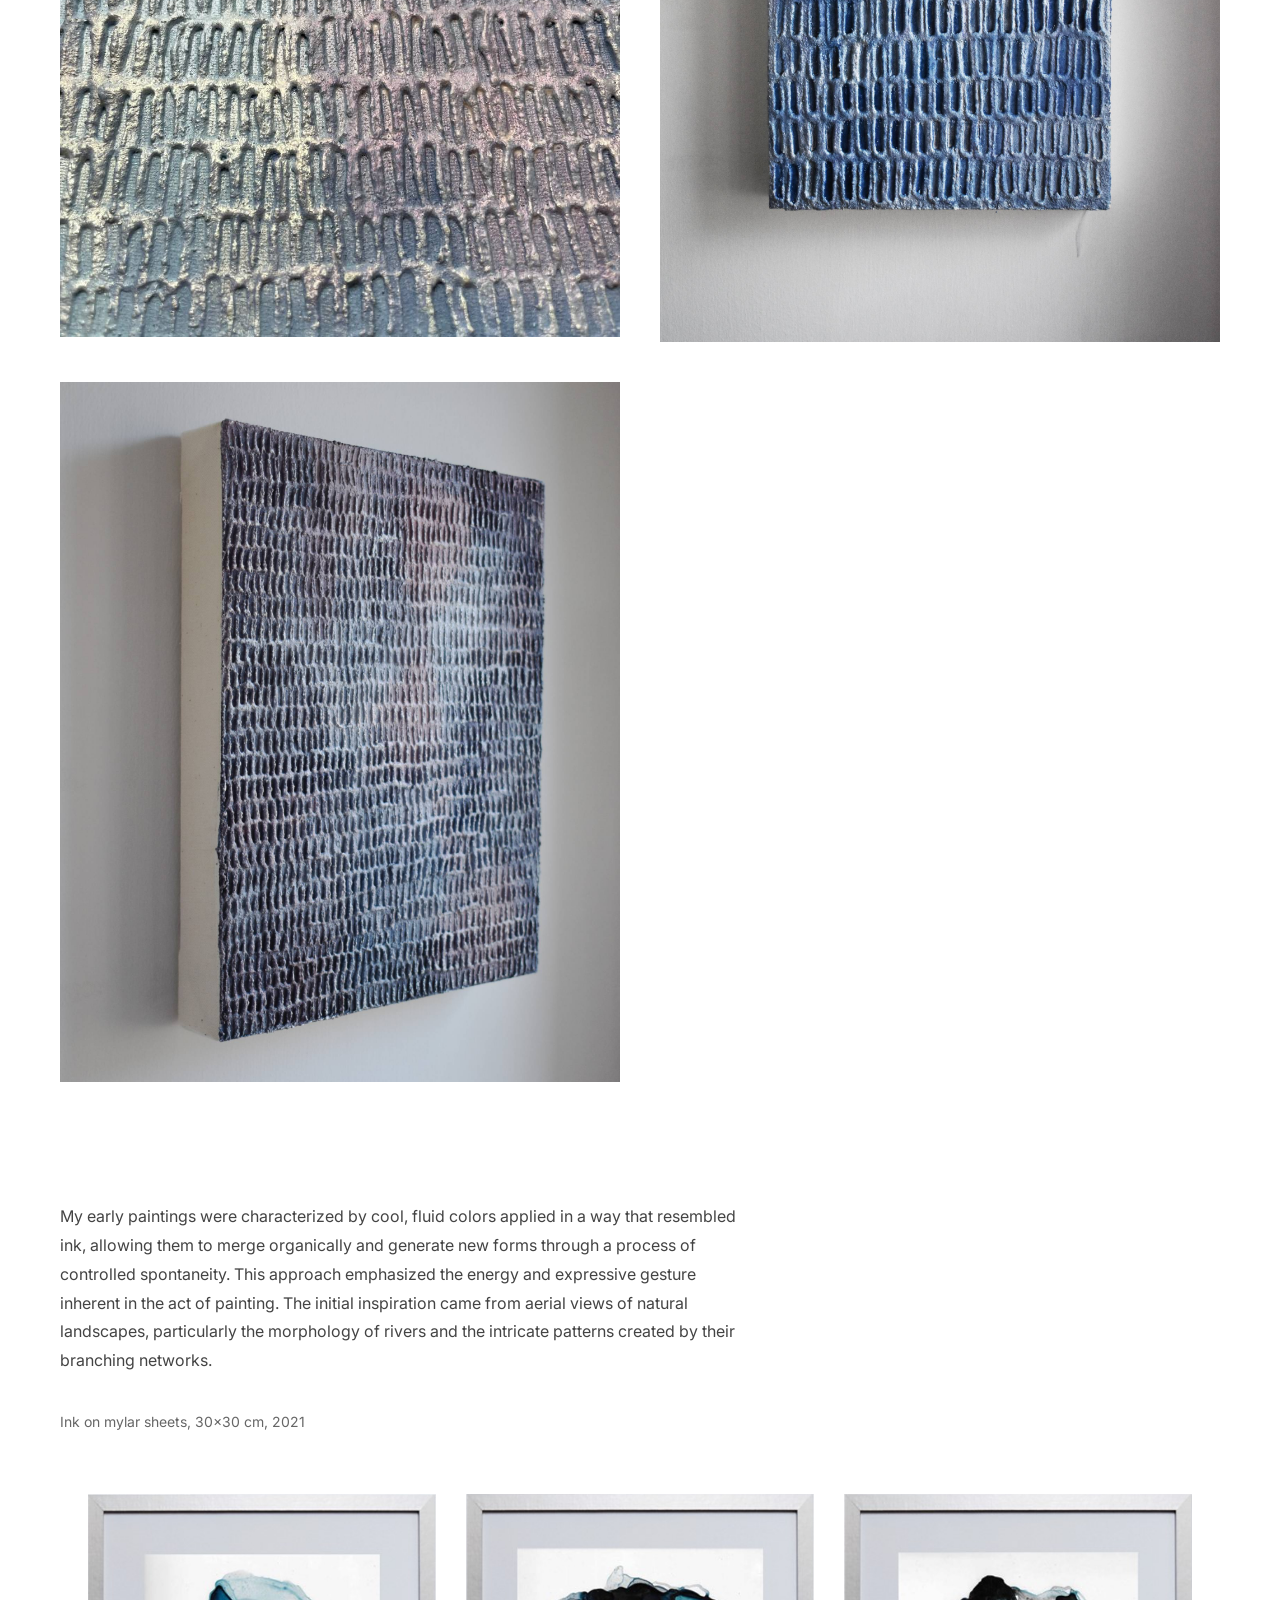
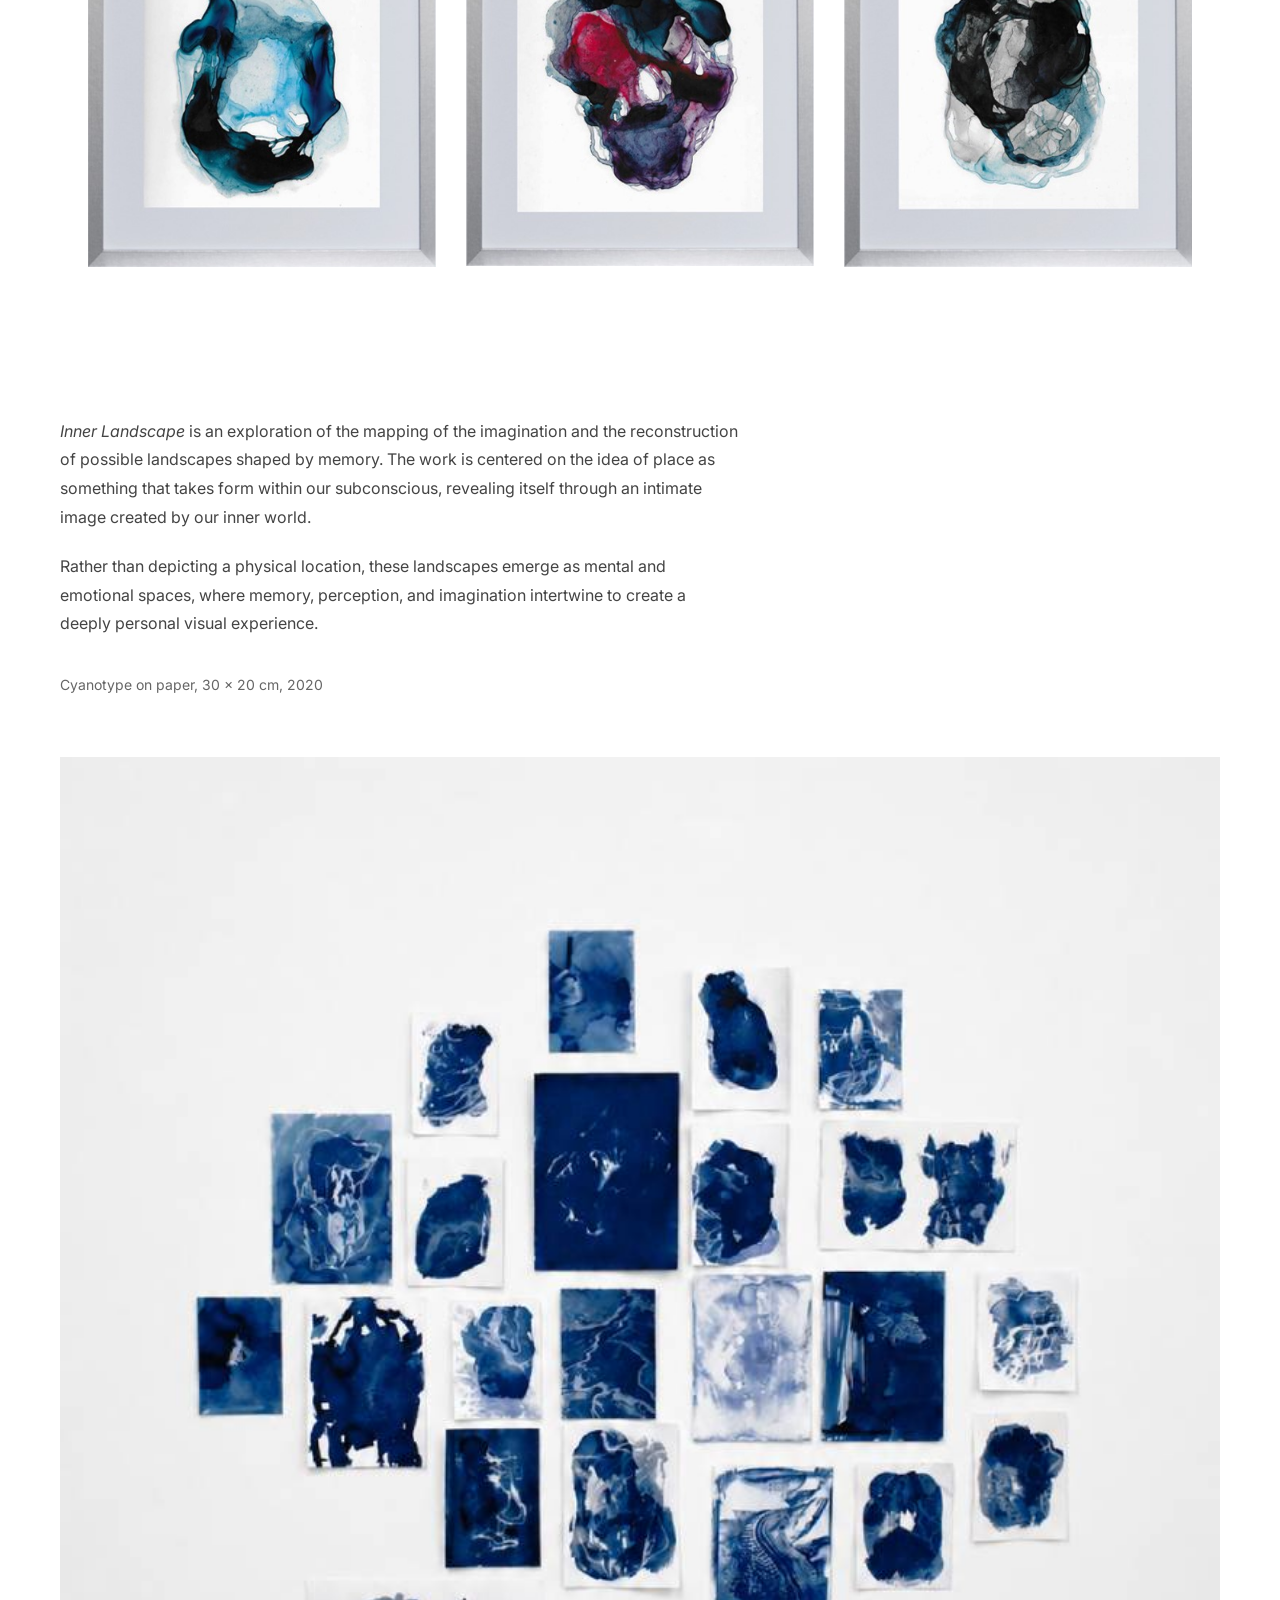
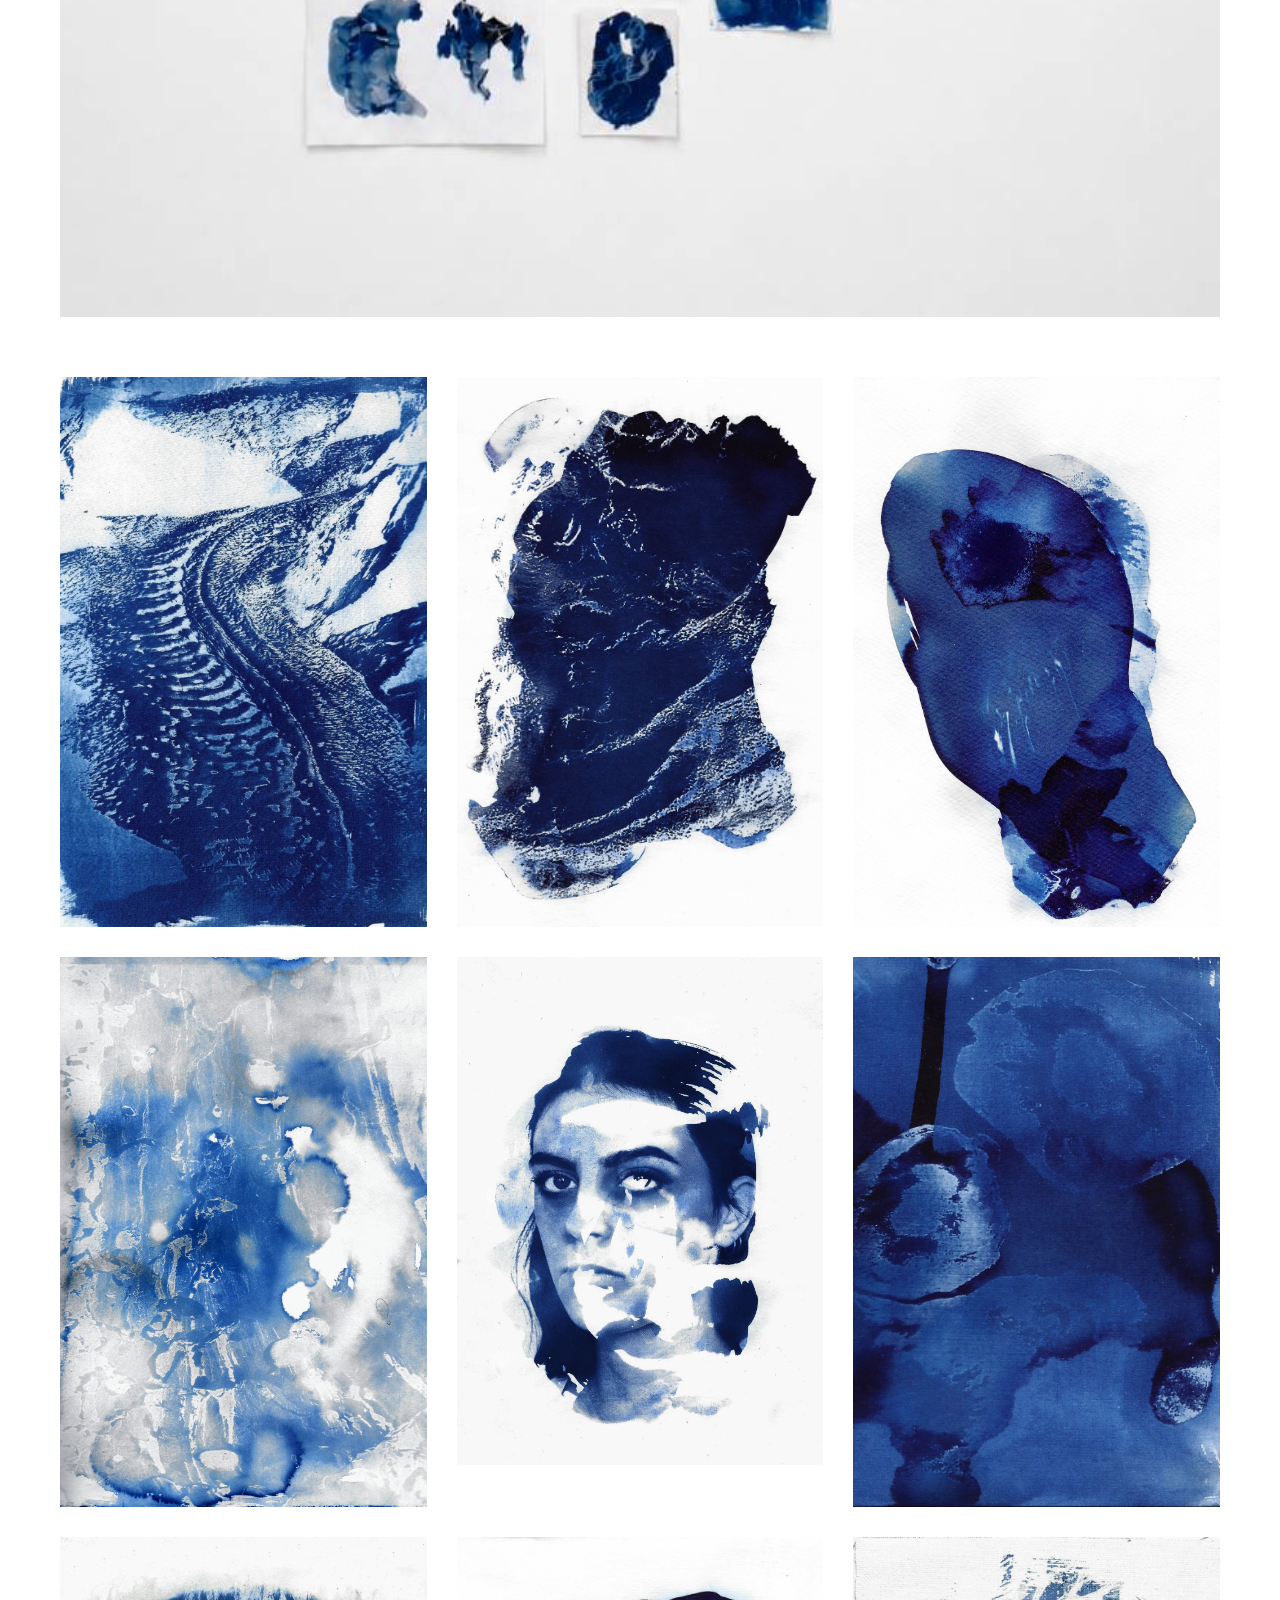
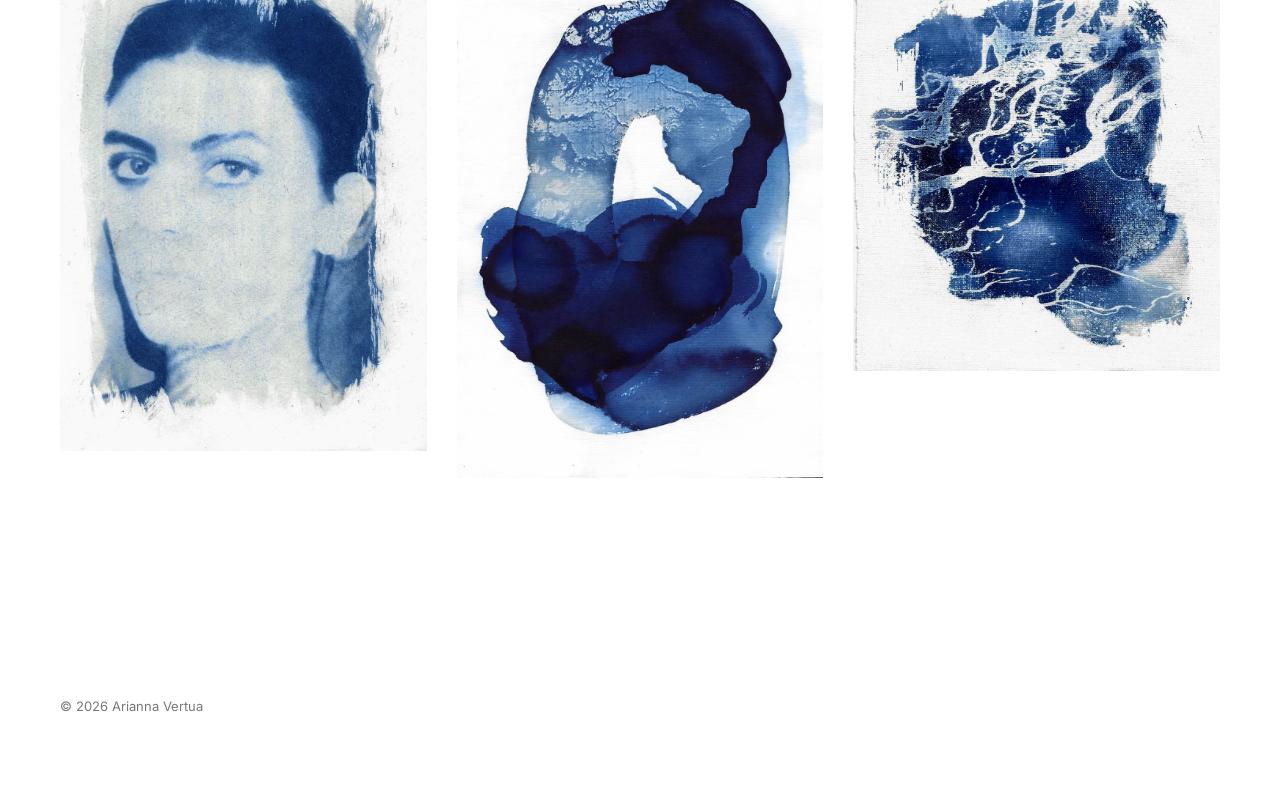
<file: work/visual-art.html>
<!DOCTYPE html>
<html lang="en">

<head>

    <meta charset="UTF-8">
    <meta name="viewport" content="width=device-width, initial-scale=1.0">

    <title>Visual Art | Arianna Vertua</title>

    <link rel="stylesheet" href="../assets/css/style.css">


    <link rel="preconnect" href="https://fonts.googleapis.com">
    <link rel="preconnect" href="https://fonts.gstatic.com" crossorigin>

    <link href="https://fonts.googleapis.com/css2?family=Inter:wght@400;500&display=swap" rel="stylesheet">

</head>

<body>
    

<header>

    <nav>

        <a class="logo" href="../index.html">
            Arianna Vertua
        </a>


        <div class="menu">

            <a href="../index.html">
                Work
            </a>

            <a href="../about.html">
                About
            </a>

            <a href="../contact.html">
                Contact
            </a>

        </div>

    </nav>

</header>



<main class="project-page">


<a class="back-link" href="../index.html">
    ← Back to Work
</a>



<section class="project-header">


<h1>
    Visual Art
</h1>


<p>
    My artistic practice focuses on creating textured surfaces on canvas through the use of plaster, with a strong emphasis on color. I primarily work with cool tones, especially shades of blue, exploring the subtle interplay between light and shadow. To enhance these visual effects, I also incorporate interference acrylic paints, which create shifting reflections and luminous vibrations that change depending on the viewing angle and the surrounding light.
</p>


<div class="art-details">

    <p>
        Plaster, adhesive, and acrylic on canvas, 25×30 cm, 2023–2026
    </p>

    <p>
        Plaster, adhesive, and acrylic on canvas, 60×200 cm, 2025
    </p>

</div>


</section>




<section class="masonry-gallery">


<img src="../assets/images/visual-art/visual-art-1.jpg" alt="Visual Art">

<img src="../assets/images/visual-art/visual-art-2.jpg" alt="Visual Art">

<img src="../assets/images/visual-art/visual-art-3.jpg" alt="Visual Art">

<img src="../assets/images/visual-art/visual-art-4.jpg" alt="Visual Art">

<img class="wide-image" src="../assets/images/visual-art/visual-art-5.jpg" alt="Visual Art">

<img src="../assets/images/visual-art/visual-art-6.jpg" alt="Visual Art">

<img src="../assets/images/visual-art/visual-art-7.jpg" alt="Visual Art">

<img src="../assets/images/visual-art/visual-art-8.jpg" alt="Visual Art">

<img src="../assets/images/visual-art/visual-art-9.jpg" alt="Visual Art">


</section>

<section class="triptych-section">


<div class="triptych-text">

    <p>
        My early paintings were characterized by cool, fluid colors applied in a way that resembled ink, allowing them to merge organically and generate new forms through a process of controlled spontaneity. This approach emphasized the energy and expressive gesture inherent in the act of painting. The initial inspiration came from aerial views of natural landscapes, particularly the morphology of rivers and the intricate patterns created by their branching networks.
    </p>

</div>

<div class="art-details">

        <p>
            Ink on mylar sheets, 30×30 cm, 2021
        </p>

    </div>



<div class="triptych-gallery">


    <img src="../assets/images/visual-art/visual-art-10.png" alt="Visual Art">

    <img src="../assets/images/visual-art/visual-art-11.png" alt="Visual Art">

    <img src="../assets/images/visual-art/visual-art-12.png" alt="Visual Art">


</div>


</section>

<section class="inner-landscape">


    <div class="inner-text">

        <p>
           <em>Inner Landscape</em>   is an exploration of the mapping of the imagination and the reconstruction of possible landscapes shaped by memory. The work is centered on the idea of place as something that takes form within our subconscious, revealing itself through an intimate image created by our inner world.
        </p>

        <p>
            Rather than depicting a physical location, these landscapes emerge as mental and emotional spaces, where memory, perception, and imagination intertwine to create a deeply personal visual experience.
        </p>


    </div>



    <div class="art-details">

        <p>
            Cyanotype on paper, 30 × 20 cm, 2020
        </p>

    </div>



    <div class="inner-main-image">

        <img src="../assets/images/visual-art/visual-art-13.jpg" alt="Inner Landscape">

    </div>




    <div class="inner-gallery">


        <img src="../assets/images/visual-art/visual-art-14.jpg" alt="">

        <img src="../assets/images/visual-art/visual-art-15.jpg" alt="">

        <img src="../assets/images/visual-art/visual-art-16.jpg" alt="">

        <img src="../assets/images/visual-art/visual-art-17.jpg" alt="">

        <img src="../assets/images/visual-art/visual-art-18.jpg" alt="">
        
        <img src="../assets/images/visual-art/visual-art-19.jpg" alt="">
        
        <img src="../assets/images/visual-art/visual-art-20.jpg" alt="">
        
        <img src="../assets/images/visual-art/visual-art-21.jpg" alt="">
        
        <img src="../assets/images/visual-art/visual-art-23.jpg" alt="">


    </div>


</section>

</main>



<footer>

<p>
© 2026 Arianna Vertua
</p>

</footer>


<script src="../assets/js/script.js"></script>


</body>

</html>
</file>
<file: assets/css/style.css>
/* -------------------- */
/* RESET */
/* -------------------- */

* {
    margin: 0;
    padding: 0;
    box-sizing: border-box;
}


body {
    font-family: "Inter", sans-serif;
    background: #ffffff;
    color: #111111;
}


/* -------------------- */
/* NAVBAR */
/* -------------------- */


header {
    position: sticky;
    top: 0;
    background: #ffffff;
    z-index: 100;
}


nav {
    max-width: 1400px;
    margin: 0 auto;
    padding: 35px 60px;

    display: flex;
    justify-content: space-between;
    align-items: center;
}


.logo {
    font-size: 16px;
    font-weight: 500;
    text-decoration: none;
    color: #111111;
}


.menu {
    display: flex;
    gap: 35px;
}


.menu a {
    font-size: 14px;
    text-decoration: none;
    color: #111111;
    transition: opacity .3s ease;
}


.menu a:hover {
    opacity: .65;
}



/* -------------------- */
/* HERO */
/* -------------------- */


.hero {

    max-width: 1400px;
    margin: 70px auto 120px;
    padding: 0 60px;

}


.hero p {

    font-size:16px;
    line-height:1.8;
    max-width:560px;
    font-weight:400;

}



/* -------------------- */
/* SELECTED WORK */
/* -------------------- */


.selected-work {

    max-width: 1400px;
    margin: 0 auto 150px;
    padding: 0 60px;

}



.selected-work h2 {

    font-size: 14px;
    font-weight: 500;
    letter-spacing: .08em;
    text-transform: uppercase;

    margin-bottom: 50px;

}



/* -------------------- */
/* PROJECT GRID */
/* -------------------- */


.projects-grid {

    display: grid;
    grid-template-columns: repeat(2, 1fr);
    gap: 70px 40px;

}



.project {

    display: block;
    text-decoration: none;
    color: inherit;

}



/* -------------------- */
/* IMAGES */
/* -------------------- */


.placeholder {

    width: 100%;
    aspect-ratio: 4 / 3;
    overflow: hidden;
    background: transparent;

}


.placeholder img {

    width: 100%;
    height: 100%;

    object-fit: cover;

    display: block;

}



.project:hover img {

    transform: scale(1.02);

}



/* -------------------- */
/* PROJECT TITLES */
/* -------------------- */


.project h3 {

    margin-top: 18px;

    font-size: 18px;
    font-weight: 400;

}



/* -------------------- */
/* MOBILE */
/* -------------------- */


@media (max-width: 800px) {


    nav {

        padding: 25px 25px;

    }


    .menu {

        gap: 20px;

    }


    .hero {

        padding: 0 25px;
        margin-top: 50px;

    }


    .hero p {

        font-size: 18px;

    }



    .selected-work {

        padding: 0 25px;

    }



    .projects-grid {

        grid-template-columns: 1fr;
        gap: 50px;

    }


}
/* -------------------- */
/* ABOUT */
/* -------------------- */

.about-page{

    max-width:900px;
    margin:70px auto 120px;
    padding:0 60px;

}

.about-intro{

    margin-bottom:90px;

}

.about-intro h1{

    font-size:16px;
    text-transform:uppercase;
    letter-spacing:.08em;
    font-weight:500;
    margin-bottom:35px;

}

.about-intro p{

    font-size:16px;
    line-height:1.8;
    max-width:680px;
    color:#444;

}

.about-section{

    margin-bottom:80px;

}

.about-section h2{

    font-size:14px;
    text-transform:uppercase;
    letter-spacing:.08em;
    margin-bottom:35px;

}

.item{

    margin-bottom:45px;

}

.item h3{

    font-size:17px;
    font-weight:500;
    margin-bottom:10px;

}

.item p{

    font-size:16px;
    line-height:1.7;
    color:#555;

}

.skills-grid{

    display:grid;
    grid-template-columns:repeat(2,1fr);
    gap:60px;

}

.skills-grid h3{

    font-size:16px;
    margin-bottom:18px;

}

.skills-grid ul{

    list-style:none;

}

.skills-grid li{

    margin-bottom:12px;
    color:#555;

}

.menu .active{

    font-weight:600;

}

@media(max-width:800px){

.about-page{

padding:0 25px;

}

.skills-grid{

grid-template-columns:1fr;

}

.about-intro p{

font-size:18px;

}

}
/* -------------------- */
/* CONTACT */
/* -------------------- */

.contact-page{

    max-width:900px;
    margin:70px auto 120px;
    padding:0 60px;

}

.contact-content h1{

    font-size:16px;
    text-transform:uppercase;
    letter-spacing:.08em;
    font-weight:500;
    margin-bottom:35px;

}

.contact-content p{

    font-size:16px;
    line-height:1.8;
    color:#555;
    max-width:520px;
    margin-bottom:70px;

}

.contact-links{

    display:flex;
    flex-direction:column;
    gap:40px;

}

.contact-item h2{

    font-size:14px;
    text-transform:uppercase;
    letter-spacing:.08em;
    margin-bottom:12px;
    font-weight:500;

}

.contact-item a{

    font-size:16px;
    color:#111;
    text-decoration:none;

    transition:opacity .3s ease;

}

.contact-item a:hover{

    opacity:.6;

}



/* -------------------- */
/* FOOTER */
/* -------------------- */

footer{

    max-width:1400px;
    margin:120px auto 40px;
    padding:0 60px;

}

footer p{

    font-size:13px;
    color:#777;

}



/* -------------------- */
/* MOBILE */
/* -------------------- */

@media(max-width:800px){

.contact-page{

padding:0 25px;

}

footer{

padding:0 25px;

}

}

.project-page{

    max-width:1200px;
    margin:70px auto 120px;
    padding:0 60px;

}


.back-link{

    text-decoration:none;
    color:#666;
    font-size:14px;
    display:inline-block;
    margin-bottom:70px;

}


.project-header{

    margin-bottom:80px;

}


.project-header h1{

    font-size:16px;
    text-transform:uppercase;
    letter-spacing:.08em;
    font-weight:500;
    margin-bottom:25px;

}


.project-header p{

    max-width:520px;
    font-size:16px;
    line-height:1.8;
    color:#555;

} 

/* -------------------- */
/* MASONRY GALLERY */
/* -------------------- */


.masonry-gallery {

    display:grid;
    grid-template-columns:repeat(2, 1fr);
    gap:40px;

}


.masonry-gallery img {

    width:100%;
    display:block;

    transition:transform .4s ease;

}


.masonry-gallery img:hover {

    transform:scale(1.015);

}


/* FEATURED ARTWORK */

.masonry-gallery .featured {

    grid-column:1 / -1;

}


.masonry-gallery img:hover {

    transform:scale(1.015);

}



@media(max-width:800px){

    .masonry-gallery{

        column-count:1;

    }

}



@media(max-width:600px){

    .masonry-gallery{

        column-count:1;

    }

}
/* FEATURED ARTWORK */

.featured-artwork {

    width:100%;

}
/* ART DETAILS */


.art-details {

    margin-top:35px;
    margin-bottom:60px;

}


.art-details p {

    font-size:14px;
    line-height:1.7;
    color:#666;
    margin-bottom:8px;
    font-weight:400;

}

/* -------------------- */
/* TRIPTYCH */
/* -------------------- */


/* -------------------- */
/* TRIPTYCH */
/* -------------------- */


.triptych-section {

    margin-top:120px;

}


.triptych-text {

    max-width:680px;
    margin-bottom:35px;

}


.triptych-text p {

    font-size:16px;
    line-height:1.8;
    color:#444;

}



.triptych-gallery {

    display:flex;
    justify-content:center;
    align-items:center;
    gap:30px;

}



.triptych-gallery img {

    width:30%;
    height:auto;
    display:block;

}



@media(max-width:800px){


    .triptych-gallery{

        flex-direction:column;

    }


    .triptych-gallery img{

        width:100%;

    }

}



@media(max-width:800px){

    .triptych-gallery{

        grid-template-columns:1fr;

    }

}
/* -------------------- */
/* INNER LANDSCAPE */
/* -------------------- */


.inner-landscape {

    margin-top:150px;

}



.inner-text {

    max-width:680px;
    margin-bottom:35px;

}



.inner-text p {

    font-size:16px;
    line-height:1.8;
    color:#444;
    margin-bottom:20px;

}



.inner-main-image {

    margin-bottom:60px;

}


.inner-main-image img {

    width:100%;
    display:block;

}



.inner-gallery {

    display:grid;
    grid-template-columns:repeat(3, 1fr);
    gap:30px;

}



.inner-gallery img {

    width:100%;
    display:block;

}



@media(max-width:800px){


    .inner-gallery {

        grid-template-columns:1fr;

    }

}
/* -------------------- */
/* GRAPHIC DESIGN PAGE */
/* -------------------- */


/* PROJECT INTRO */

.project-page {

    max-width: 1400px;
    margin: 0 auto;
    padding: 0 60px;

}


.project-header {

    max-width: 800px;
    margin: 70px 0 120px;

}


.project-header h1 {

    font-size: 28px;
    font-weight: 500;
    margin-bottom: 40px;

}


.project-header p {

    font-size:16px;
    line-height:1.8;
    color:#444;
    margin-bottom:25px;

}


.project-header a {

    color:#111;
    text-decoration:none;

}




/* -------------------- */
/* SECTIONS */
/* -------------------- */


.design-section + .design-section{

    margin-top:140px;

}



.project-subtitle {

    font-size:14px;
    font-weight:500;
    text-transform:uppercase;
    letter-spacing:.08em;

    margin-bottom:40px;

}



.section-description {

    max-width:750px;

    font-size:16px;
    line-height:1.8;
    color:#444;

    margin-bottom:50px;

}




/* -------------------- */
/* INSTAGRAM POSTS */
/* -------------------- */


.instagram-gallery {

    display:grid;

    grid-template-columns:repeat(3, 1fr);

    gap:35px;

}


.instagram-gallery img {

    width:100%;

    aspect-ratio:1 / 1;

    object-fit:cover;

    display:block;

}





/* -------------------- */
/* PROMOTIONAL MATERIALS */
/* -------------------- */


.materials-gallery {

    display:grid;

    grid-template-columns:repeat(2,1fr);

    gap:40px;

}


.materials-gallery img {

    width:100%;

    height:auto;

    display:block;

}





/* -------------------- */
/* EXHIBITION BOOTH */
/* -------------------- */


.booth-gallery {

    display:grid;
    grid-template-columns: 0.7fr 0.7fr 1.3fr 1.3fr;
    gap:25px;

    align-items:start;

}



.booth-item {

    display:flex;
    flex-direction:column;

}



.booth-item img {

    width:100%;
    height:420px;

    object-fit:contain;

    display:block;

}



/* Roll-up più piccoli */

.booth-item:nth-child(1) img,
.booth-item:nth-child(2) img {

    width:65%;
    margin:0;

}



/* Didascalie */

.image-caption {

    margin-top:10px;

    font-size:14px;

    line-height:1.6;

    color:#555;

}





/* -------------------- */
/* MOBILE */
/* -------------------- */


@media(max-width:800px){


.project-page {

    padding:0 25px;

}



.project-header {

    margin-top:50px;

}



.instagram-gallery {

    grid-template-columns:1fr;

}



.materials-gallery {

    grid-template-columns:1fr;

}



.booth-gallery {

    grid-template-columns:1fr;

}


}
/* -------------------- */
/* PHOTOGRAPHY */
/* -------------------- */


.photo-gallery {

    columns:3;

    column-gap:25px;

}



.photo-gallery img {

    width:100%;

    display:block;

    margin-bottom:25px;

    break-inside:avoid;

}



@media(max-width:1000px){

.photo-gallery {

    columns:2;

}

}



@media(max-width:800px){

.photo-gallery {

    columns:1;

}

}
/* -------------------- */
/* FOOTER */
/* -------------------- */


footer {

    margin-top:180px;

    padding:40px 60px;

    font-size:14px;

    color:#555;

}
/* -------------------- */
/* JEWELLERY */
/* -------------------- */


.jewellery-gallery {

    display:grid;

    grid-template-columns:repeat(2,1fr);

    gap:40px;

    margin-bottom:120px;

}



.jewellery-gallery img {

    width:100%;

    height:auto;

    display:block;

}




@media(max-width:800px){


.jewellery-gallery {

    grid-template-columns:1fr;

}


}

/* -------------------- */
/* LIGHTBOX */
/* -------------------- */

.lightbox{

    display:none;

    position:fixed;

    inset:0;

    background:rgba(0,0,0,.92);

    justify-content:center;

    align-items:center;

    z-index:9999;

    cursor:zoom-out;

}


.lightbox.active{

    display:flex;

}


.lightbox-image{

    max-width:90vw;

    max-height:90vh;

    object-fit:contain;

}


.close{

    position:absolute;

    top:25px;

    right:40px;

    color:white;

    font-size:42px;

    font-weight:300;

    cursor:pointer;

    user-select:none;

}

/* -------------------- */
/* PRESENTATION DESIGN */
/* -------------------- */

.presentation-grid{

    display:grid;

    grid-template-columns:repeat(2,1fr);

    gap:35px;

    margin-top:40px;

    margin-bottom:120px;

}

.presentation-grid img{

    width:100%;

    display:block;

    transition:transform .3s ease;

}

.presentation-grid img:hover{

    transform:scale(1.01);

}

@media(max-width:800px){

.presentation-grid{

    grid-template-columns:1fr;

}

}
</file>
